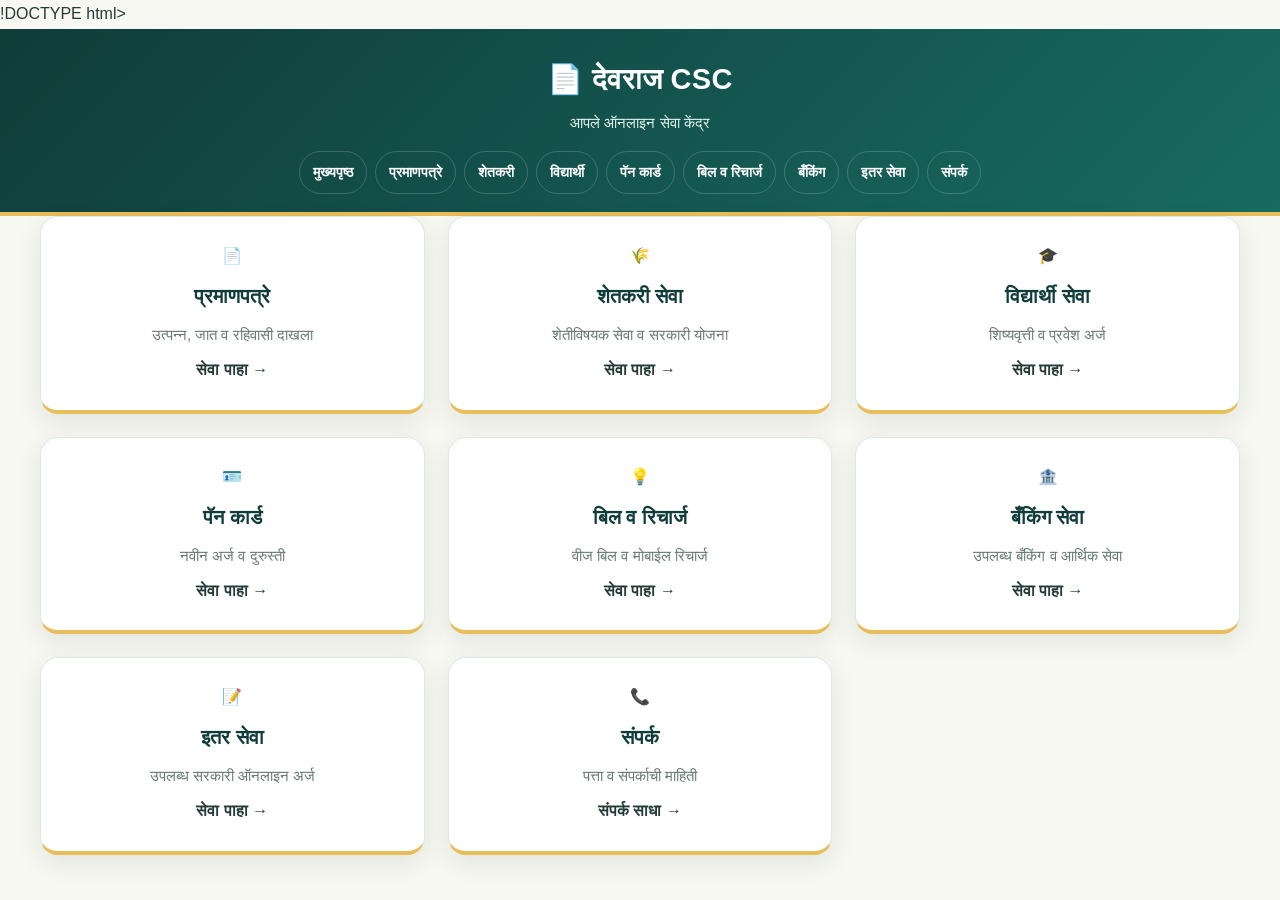
<file: Index.html>
!DOCTYPE html>
<html lang="mr">
<head>
<meta charset="UTF-8">
<meta name="viewport" content="width=device-width, initial-scale=1.0">
<title>प्रमाणपत्र सेवा | देवराज CSC</title>
<link rel="stylesheet" href="Style.css">
</head>

<body>

<header>
    <h2>📄 देवराज CSC</h2>
    <p>आपले ऑनलाइन सेवा केंद्र</p>

    <nav>
        <a href="index.html">मुख्यपृष्ठ</a>
        <a href="certificates.html">प्रमाणपत्रे</a>
        <a href="farmer.html">शेतकरी</a>
        <a href="student.html">विद्यार्थी</a>
        <a href="pancard.html">पॅन कार्ड</a>
        <a href="payments.html">बिल व रिचार्ज</a>
        <a href="banking.html">बँकिंग</a>
        <a href="other-services.html">इतर सेवा</a>
        <a href="contact.html">संपर्क</a>
    </nav>
</header>

<div class="grid">

  <a class="card" href="certificates.html">
    <span>📄</span>
    <h3>प्रमाणपत्रे</h3>
    <p>उत्पन्न, जात व रहिवासी दाखला</p>
    <b>सेवा पाहा →</b>
  </a>

  <a class="card" href="farmer.html">
    <span>🌾</span>
    <h3>शेतकरी सेवा</h3>
    <p>शेतीविषयक सेवा व सरकारी योजना</p>
    <b>सेवा पाहा →</b>
  </a>

  <a class="card" href="student.html">
    <span>🎓</span>
    <h3>विद्यार्थी सेवा</h3>
    <p>शिष्यवृत्ती व प्रवेश अर्ज</p>
    <b>सेवा पाहा →</b>
  </a>

  <a class="card" href="pancard.html">
    <span>🪪</span>
    <h3>पॅन कार्ड</h3>
    <p>नवीन अर्ज व दुरुस्ती</p>
    <b>सेवा पाहा →</b>
  </a>

  <a class="card" href="payments.html">
    <span>💡</span>
    <h3>बिल व रिचार्ज</h3>
    <p>वीज बिल व मोबाईल रिचार्ज</p>
    <b>सेवा पाहा →</b>
  </a>

  <a class="card" href="banking.html">
    <span>🏦</span>
    <h3>बँकिंग सेवा</h3>
    <p>उपलब्ध बँकिंग व आर्थिक सेवा</p>
    <b>सेवा पाहा →</b>
  </a>

  <a class="card" href="other-services.html">
    <span>📝</span>
    <h3>इतर सेवा</h3>
    <p>उपलब्ध सरकारी ऑनलाइन अर्ज</p>
    <b>सेवा पाहा →</b>
  </a>

  <a class="card" href="contact.html">
    <span>📞</span>
    <h3>संपर्क</h3>
    <p>पत्ता व संपर्काची माहिती</p>
    <b>संपर्क साधा →</b>
  </a>

</div>
</file>
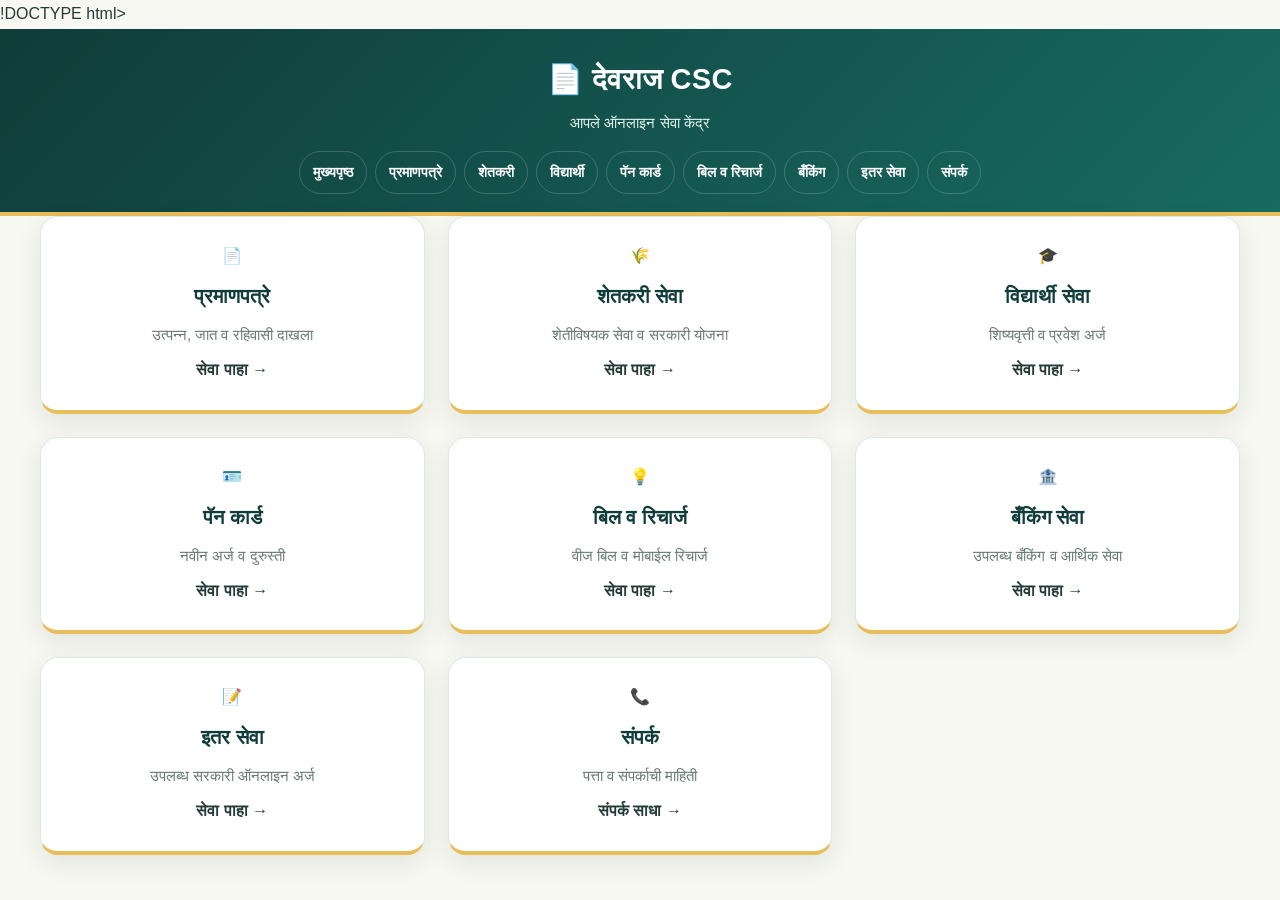
<file: index.html>
!DOCTYPE html>
<html lang="mr">
<head>
<meta charset="UTF-8">
<meta name="viewport" content="width=device-width, initial-scale=1.0">
<title>प्रमाणपत्र सेवा | देवराज CSC</title>
<link rel="stylesheet" href="Style.css">
</head>

<body>

<header>
    <h2>📄 देवराज CSC</h2>
    <p>आपले ऑनलाइन सेवा केंद्र</p>

    <nav>
        <a href="index.html">मुख्यपृष्ठ</a>
        <a href="certificates.html">प्रमाणपत्रे</a>
        <a href="farmer.html">शेतकरी</a>
        <a href="student.html">विद्यार्थी</a>
        <a href="pancard.html">पॅन कार्ड</a>
        <a href="payments.html">बिल व रिचार्ज</a>
        <a href="banking.html">बँकिंग</a>
        <a href="other-services.html">इतर सेवा</a>
        <a href="contact.html">संपर्क</a>
    </nav>
</header>

<div class="grid">

  <a class="card" href="certificates.html">
    <span>📄</span>
    <h3>प्रमाणपत्रे</h3>
    <p>उत्पन्न, जात व रहिवासी दाखला</p>
    <b>सेवा पाहा →</b>
  </a>

  <a class="card" href="farmer.html">
    <span>🌾</span>
    <h3>शेतकरी सेवा</h3>
    <p>शेतीविषयक सेवा व सरकारी योजना</p>
    <b>सेवा पाहा →</b>
  </a>

  <a class="card" href="student.html">
    <span>🎓</span>
    <h3>विद्यार्थी सेवा</h3>
    <p>शिष्यवृत्ती व प्रवेश अर्ज</p>
    <b>सेवा पाहा →</b>
  </a>

  <a class="card" href="pancard.html">
    <span>🪪</span>
    <h3>पॅन कार्ड</h3>
    <p>नवीन अर्ज व दुरुस्ती</p>
    <b>सेवा पाहा →</b>
  </a>

  <a class="card" href="payments.html">
    <span>💡</span>
    <h3>बिल व रिचार्ज</h3>
    <p>वीज बिल व मोबाईल रिचार्ज</p>
    <b>सेवा पाहा →</b>
  </a>

  <a class="card" href="banking.html">
    <span>🏦</span>
    <h3>बँकिंग सेवा</h3>
    <p>उपलब्ध बँकिंग व आर्थिक सेवा</p>
    <b>सेवा पाहा →</b>
  </a>

  <a class="card" href="other-services.html">
    <span>📝</span>
    <h3>इतर सेवा</h3>
    <p>उपलब्ध सरकारी ऑनलाइन अर्ज</p>
    <b>सेवा पाहा →</b>
  </a>

  <a class="card" href="contact.html">
    <span>📞</span>
    <h3>संपर्क</h3>
    <p>पत्ता व संपर्काची माहिती</p>
    <b>संपर्क साधा →</b>
  </a>

</div>
</file>
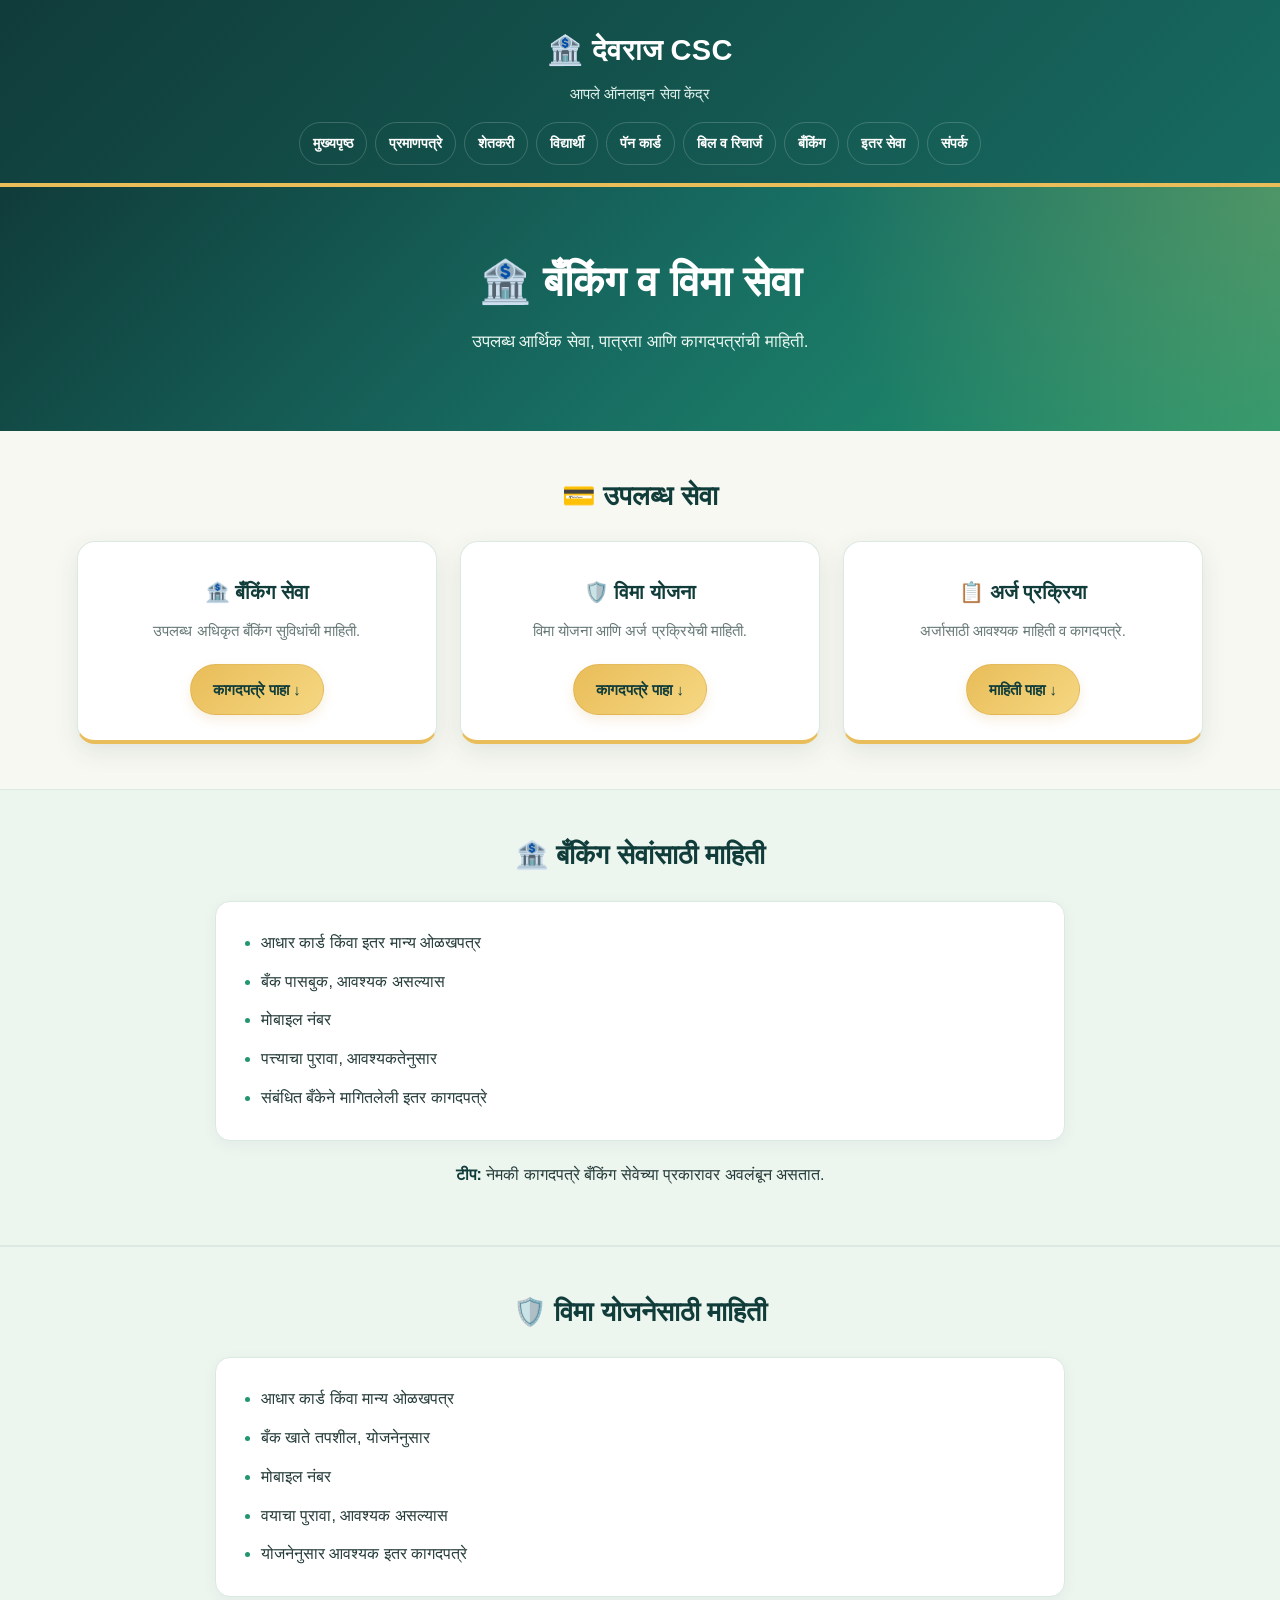
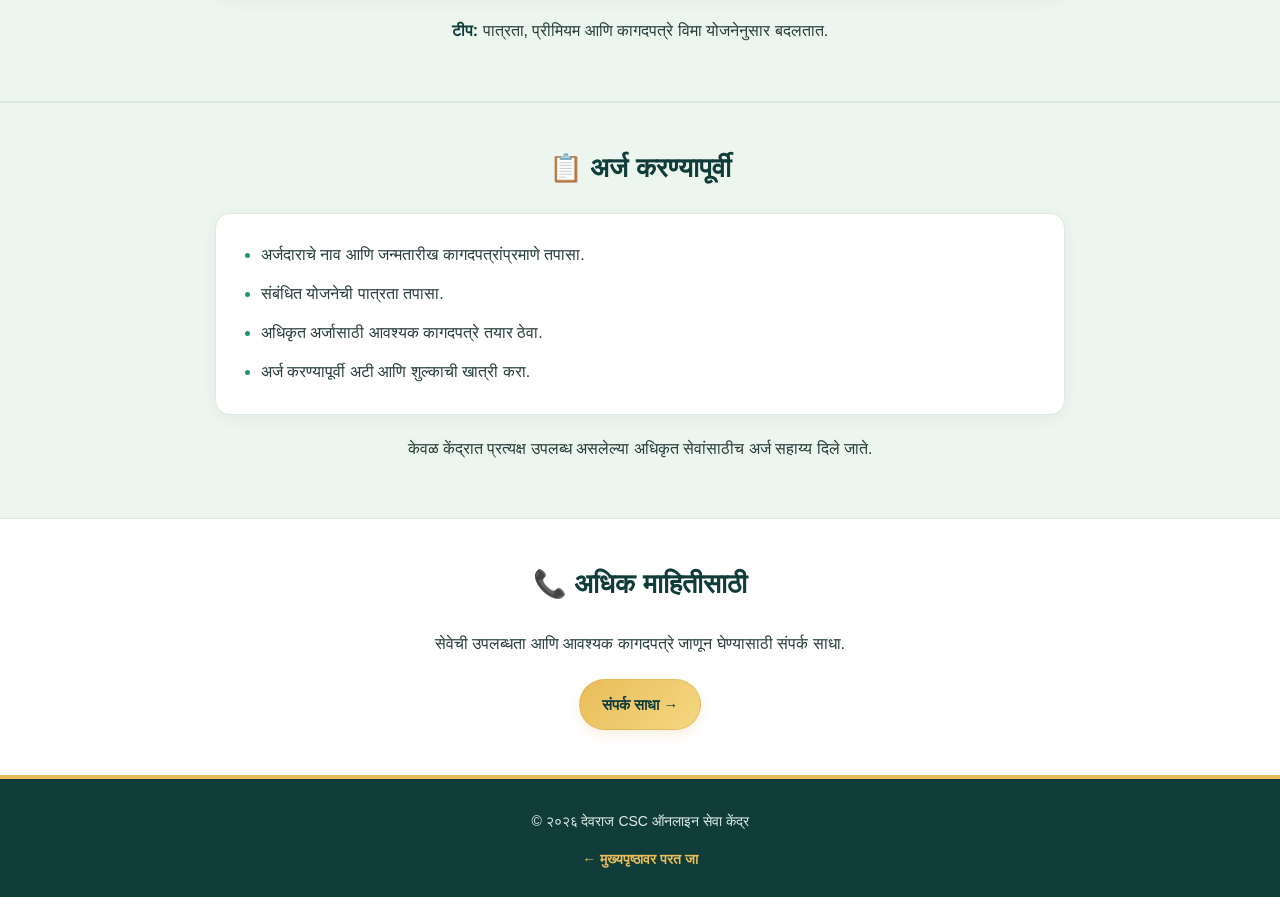
<file: banking.html>
<!DOCTYPE html>
<html lang="mr">
<head>
<meta charset="UTF-8">
<meta name="viewport" content="width=device-width, initial-scale=1.0">
<title>बँकिंग व विमा | देवराज CSC</title>
<link rel="stylesheet" href="Style.css">
</head>
<body>

<header>
    <h2>🏦 देवराज CSC</h2>
    <p>आपले ऑनलाइन सेवा केंद्र</p>

    <nav>
        <a href="index.html">मुख्यपृष्ठ</a>
        <a href="certificates.html">प्रमाणपत्रे</a>
        <a href="farmer.html">शेतकरी</a>
        <a href="student.html">विद्यार्थी</a>
        <a href="pancard.html">पॅन कार्ड</a>
        <a href="payments.html">बिल व रिचार्ज</a>
        <a href="banking.html">बँकिंग</a>
        <a href="other-services.html">इतर सेवा</a>
        <a href="contact.html">संपर्क</a>
    </nav>
</header>

<section class="hero">
    <h1>🏦 बँकिंग व विमा सेवा</h1>
    <p>उपलब्ध आर्थिक सेवा, पात्रता आणि कागदपत्रांची माहिती.</p>
</section>

<section>
    <h2>💳 उपलब्ध सेवा</h2>

    <div class="grid">

        <div class="card">
            <h3>🏦 बँकिंग सेवा</h3>
            <p>उपलब्ध अधिकृत बँकिंग सुविधांची माहिती.</p>
            <a class="btn" href="#bank">कागदपत्रे पाहा ↓</a>
        </div>

        <div class="card">
            <h3>🛡️ विमा योजना</h3>
            <p>विमा योजना आणि अर्ज प्रक्रियेची माहिती.</p>
            <a class="btn" href="#insurance">कागदपत्रे पाहा ↓</a>
        </div>

        <div class="card">
            <h3>📋 अर्ज प्रक्रिया</h3>
            <p>अर्जासाठी आवश्यक माहिती व कागदपत्रे.</p>
            <a class="btn" href="#application">माहिती पाहा ↓</a>
        </div>

    </div>
</section>

<section id="bank" class="about">
    <h2>🏦 बँकिंग सेवांसाठी माहिती</h2>

    <ul>
        <li>आधार कार्ड किंवा इतर मान्य ओळखपत्र</li>
        <li>बँक पासबुक, आवश्यक असल्यास</li>
        <li>मोबाइल नंबर</li>
        <li>पत्त्याचा पुरावा, आवश्यकतेनुसार</li>
        <li>संबंधित बँकेने मागितलेली इतर कागदपत्रे</li>
    </ul>

    <p><strong>टीप:</strong> नेमकी कागदपत्रे बँकिंग सेवेच्या प्रकारावर अवलंबून असतात.</p>
</section>

<section id="insurance" class="about">
    <h2>🛡️ विमा योजनेसाठी माहिती</h2>

    <ul>
        <li>आधार कार्ड किंवा मान्य ओळखपत्र</li>
        <li>बँक खाते तपशील, योजनेनुसार</li>
        <li>मोबाइल नंबर</li>
        <li>वयाचा पुरावा, आवश्यक असल्यास</li>
        <li>योजनेनुसार आवश्यक इतर कागदपत्रे</li>
    </ul>

    <p><strong>टीप:</strong> पात्रता, प्रीमियम आणि कागदपत्रे विमा योजनेनुसार बदलतात.</p>
</section>

<section id="application" class="about">
    <h2>📋 अर्ज करण्यापूर्वी</h2>

    <ul>
        <li>अर्जदाराचे नाव आणि जन्मतारीख कागदपत्रांप्रमाणे तपासा.</li>
        <li>संबंधित योजनेची पात्रता तपासा.</li>
        <li>अधिकृत अर्जासाठी आवश्यक कागदपत्रे तयार ठेवा.</li>
        <li>अर्ज करण्यापूर्वी अटी आणि शुल्काची खात्री करा.</li>
    </ul>

    <p>केवळ केंद्रात प्रत्यक्ष उपलब्ध असलेल्या अधिकृत सेवांसाठीच अर्ज सहाय्य दिले जाते.</p>
</section>

<section class="contact">
    <h2>📞 अधिक माहितीसाठी</h2>
    <p>सेवेची उपलब्धता आणि आवश्यक कागदपत्रे जाणून घेण्यासाठी संपर्क साधा.</p>
    <a class="btn" href="contact.html">संपर्क साधा →</a>
</section>

<footer>
    <p>© २०२६ देवराज CSC ऑनलाइन सेवा केंद्र</p>
    <a href="index.html">← मुख्यपृष्ठावर परत जा</a>
</footer>

</body>
</html>
</file>
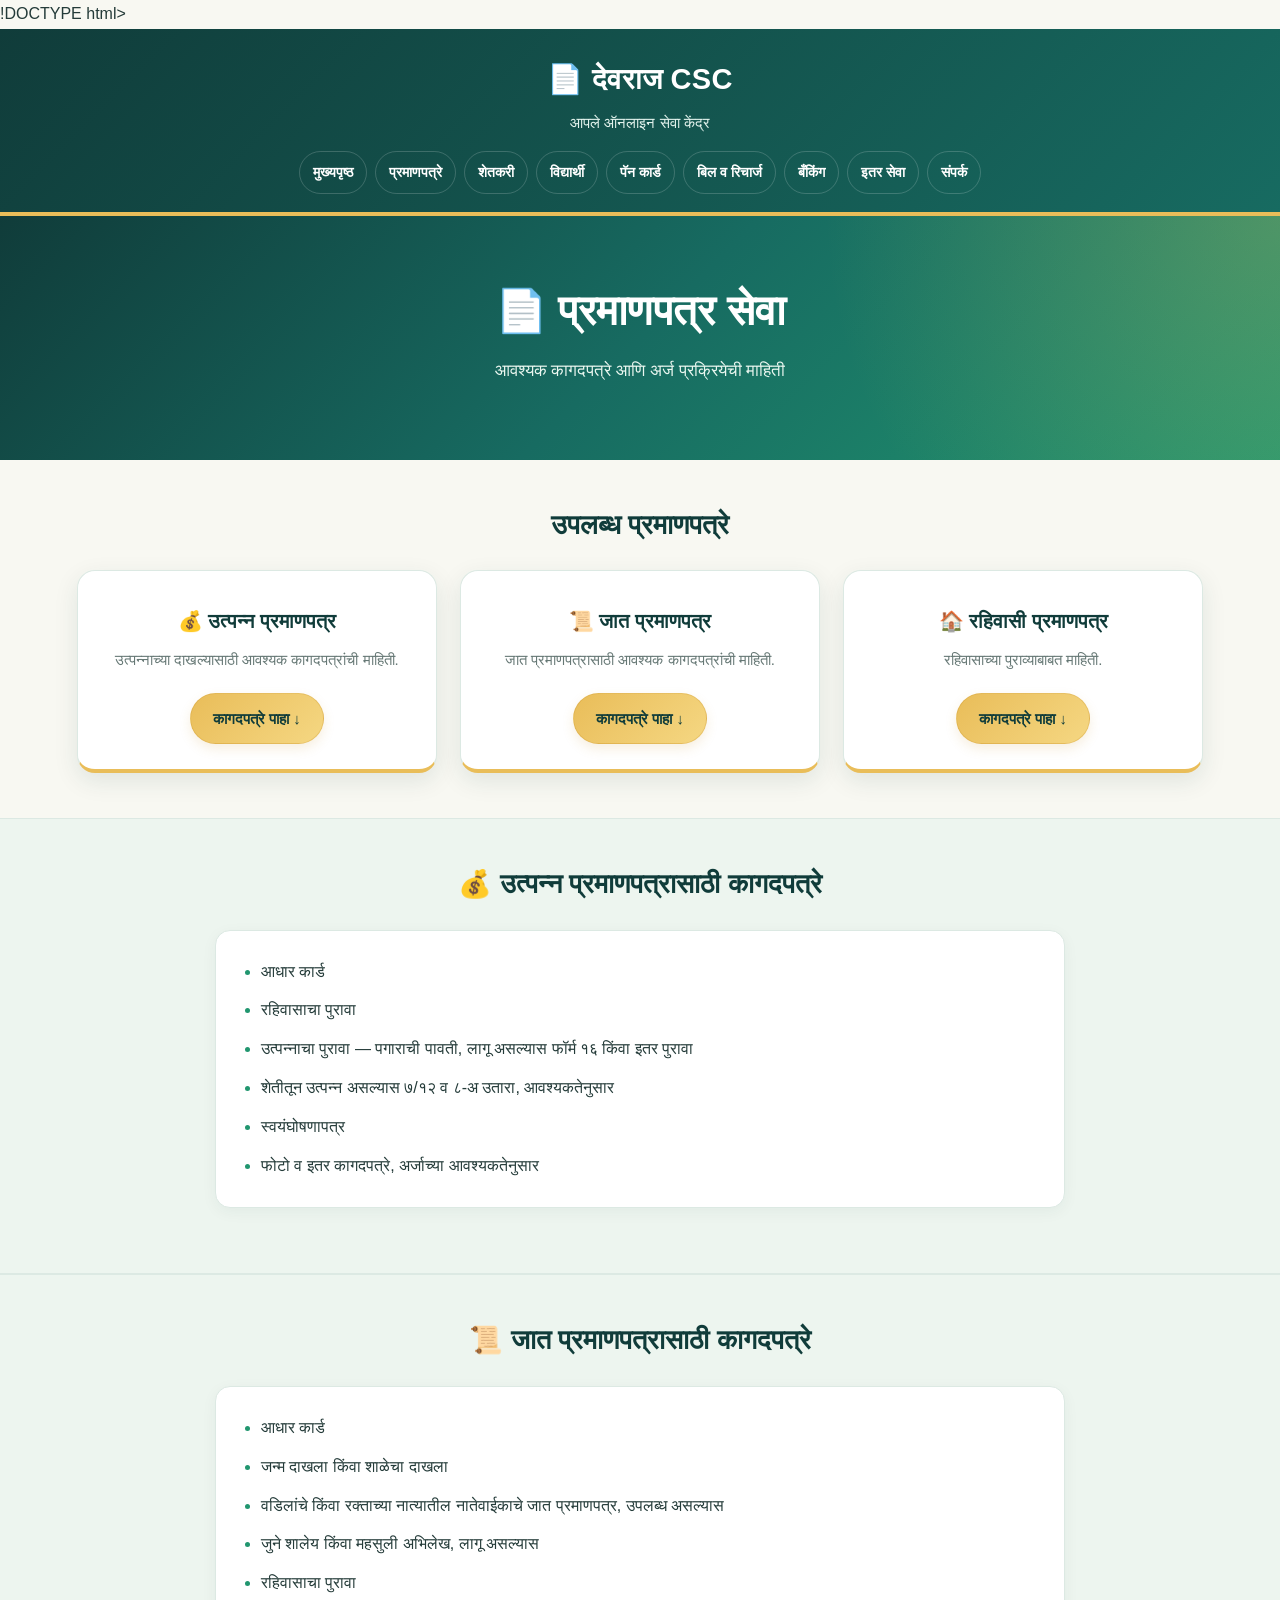
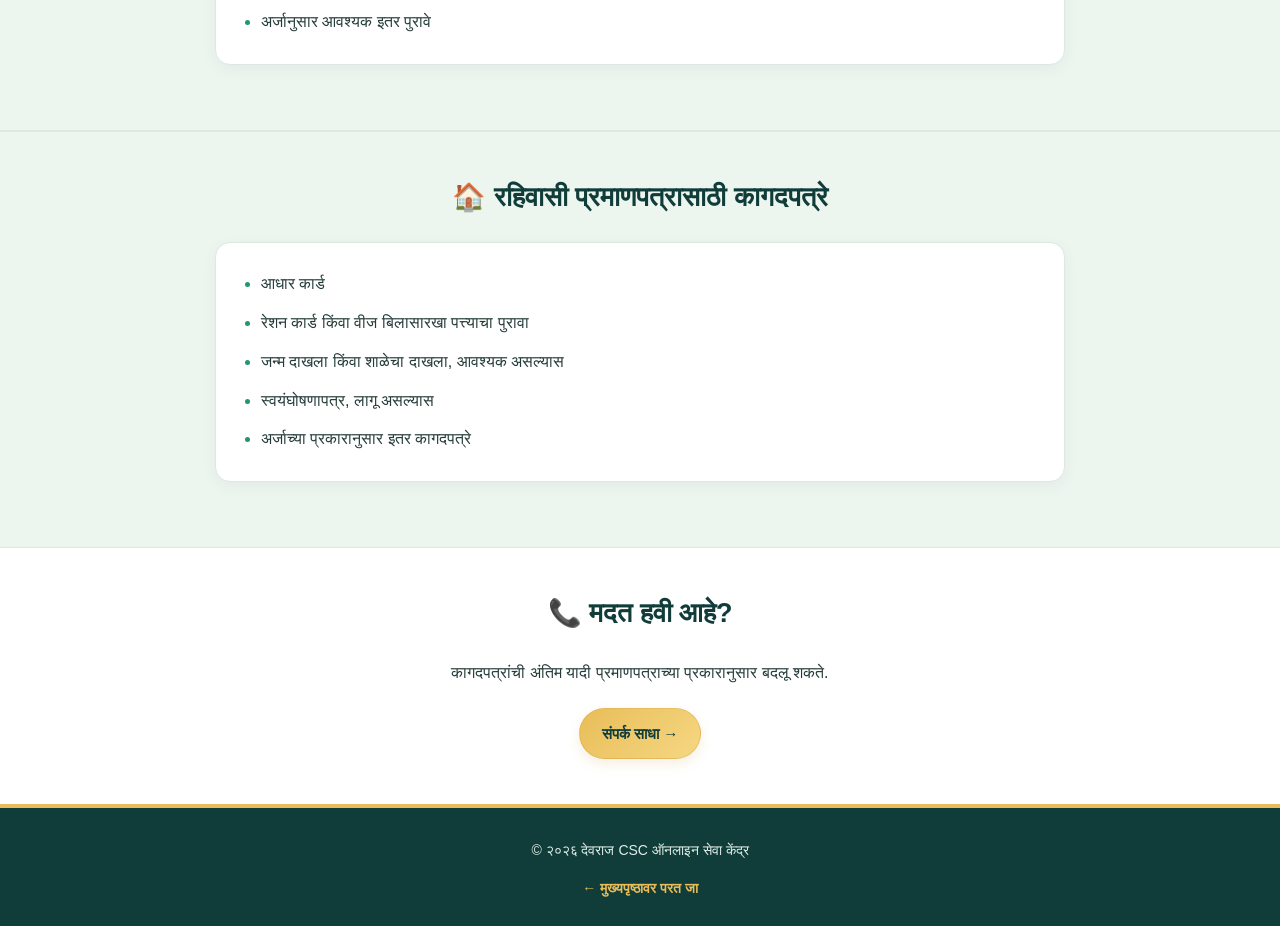
<file: certificates.html>
!DOCTYPE html>
<html lang="mr">
<head>
<meta charset="UTF-8">
<meta name="viewport" content="width=device-width, initial-scale=1.0">
<title>प्रमाणपत्र सेवा | देवराज CSC</title>
<link rel="stylesheet" href="Style.css">
</head>

<body>

<header>
    <h2>📄 देवराज CSC</h2>
    <p>आपले ऑनलाइन सेवा केंद्र</p>

    <nav>
        <a href="index.html">मुख्यपृष्ठ</a>
        <a href="certificates.html">प्रमाणपत्रे</a>
        <a href="farmer.html">शेतकरी</a>
        <a href="student.html">विद्यार्थी</a>
        <a href="pancard.html">पॅन कार्ड</a>
        <a href="payments.html">बिल व रिचार्ज</a>
        <a href="banking.html">बँकिंग</a>
        <a href="other-services.html">इतर सेवा</a>
        <a href="contact.html">संपर्क</a>
    </nav>
</header>

<section class="hero">
    <h1>📄 प्रमाणपत्र सेवा</h1>
    <p>आवश्यक कागदपत्रे आणि अर्ज प्रक्रियेची माहिती</p>
</section>

<section>
    <h2>उपलब्ध प्रमाणपत्रे</h2>

    <div class="grid">

        <div class="card">
            <h3>💰 उत्पन्न प्रमाणपत्र</h3>
            <p>उत्पन्नाच्या दाखल्यासाठी आवश्यक कागदपत्रांची माहिती.</p>
            <a class="btn" href="#income">कागदपत्रे पाहा ↓</a>
        </div>

        <div class="card">
            <h3>📜 जात प्रमाणपत्र</h3>
            <p>जात प्रमाणपत्रासाठी आवश्यक कागदपत्रांची माहिती.</p>
            <a class="btn" href="#caste">कागदपत्रे पाहा ↓</a>
        </div>

        <div class="card">
            <h3>🏠 रहिवासी प्रमाणपत्र</h3>
            <p>रहिवासाच्या पुराव्याबाबत माहिती.</p>
            <a class="btn" href="#residence">कागदपत्रे पाहा ↓</a>
        </div>

    </div>
</section>

<section id="income" class="about">
    <h2>💰 उत्पन्न प्रमाणपत्रासाठी कागदपत्रे</h2>
    <ul>
        <li>आधार कार्ड</li>
        <li>रहिवासाचा पुरावा</li>
        <li>उत्पन्नाचा पुरावा — पगाराची पावती, लागू असल्यास फॉर्म १६ किंवा इतर पुरावा</li>
        <li>शेतीतून उत्पन्न असल्यास ७/१२ व ८-अ उतारा, आवश्यकतेनुसार</li>
        <li>स्वयंघोषणापत्र</li>
        <li>फोटो व इतर कागदपत्रे, अर्जाच्या आवश्यकतेनुसार</li>
    </ul>
</section>

<section id="caste" class="about">
    <h2>📜 जात प्रमाणपत्रासाठी कागदपत्रे</h2>
    <ul>
        <li>आधार कार्ड</li>
        <li>जन्म दाखला किंवा शाळेचा दाखला</li>
        <li>वडिलांचे किंवा रक्ताच्या नात्यातील नातेवाईकाचे जात प्रमाणपत्र, उपलब्ध असल्यास</li>
        <li>जुने शालेय किंवा महसुली अभिलेख, लागू असल्यास</li>
        <li>रहिवासाचा पुरावा</li>
        <li>अर्जानुसार आवश्यक इतर पुरावे</li>
    </ul>
</section>

<section id="residence" class="about">
    <h2>🏠 रहिवासी प्रमाणपत्रासाठी कागदपत्रे</h2>
    <ul>
        <li>आधार कार्ड</li>
        <li>रेशन कार्ड किंवा वीज बिलासारखा पत्त्याचा पुरावा</li>
        <li>जन्म दाखला किंवा शाळेचा दाखला, आवश्यक असल्यास</li>
        <li>स्वयंघोषणापत्र, लागू असल्यास</li>
        <li>अर्जाच्या प्रकारानुसार इतर कागदपत्रे</li>
    </ul>
</section>

<section class="contact">
    <h2>📞 मदत हवी आहे?</h2>
    <p>कागदपत्रांची अंतिम यादी प्रमाणपत्राच्या प्रकारानुसार बदलू शकते.</p>
    <a class="btn" href="contact.html">संपर्क साधा →</a>
</section>

<footer>
    <p>© २०२६ देवराज CSC ऑनलाइन सेवा केंद्र</p>
    <a href="index.html">← मुख्यपृष्ठावर परत जा</a>
</footer>

</body>
</html>
</file>
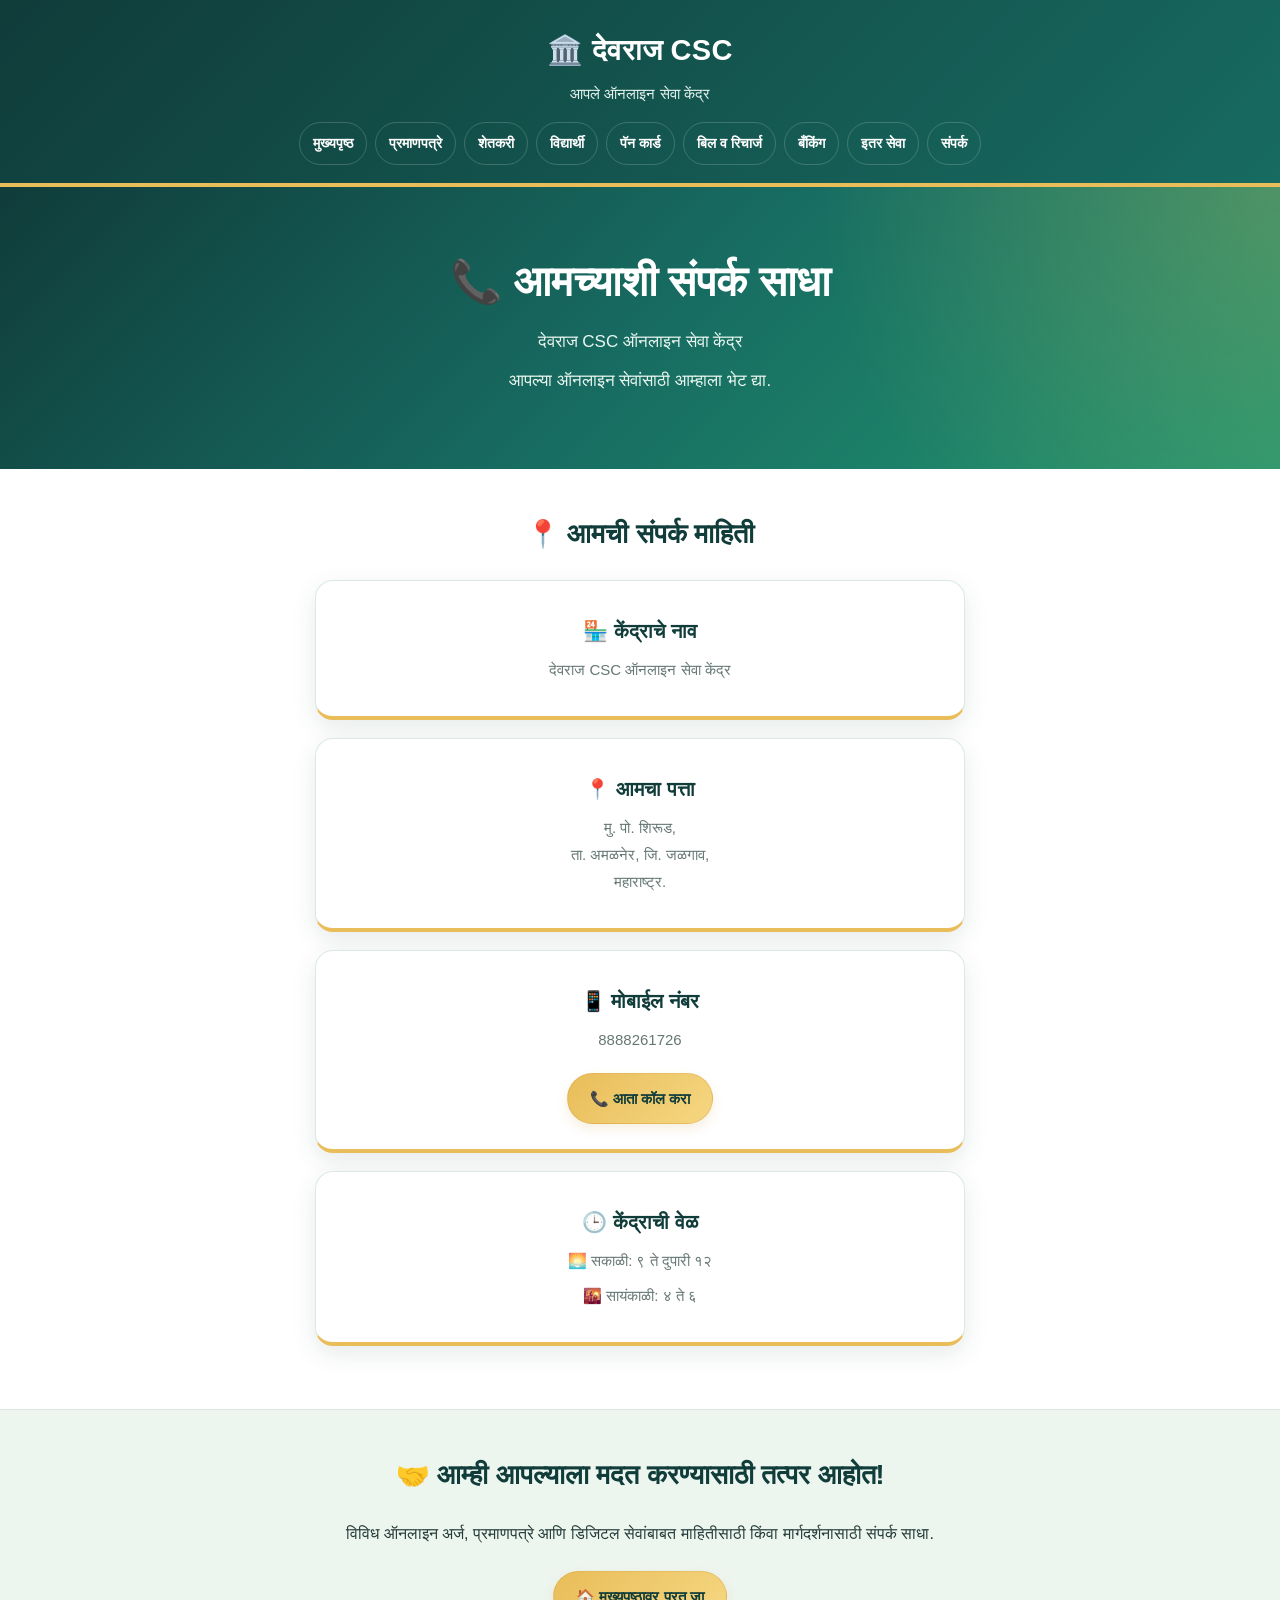
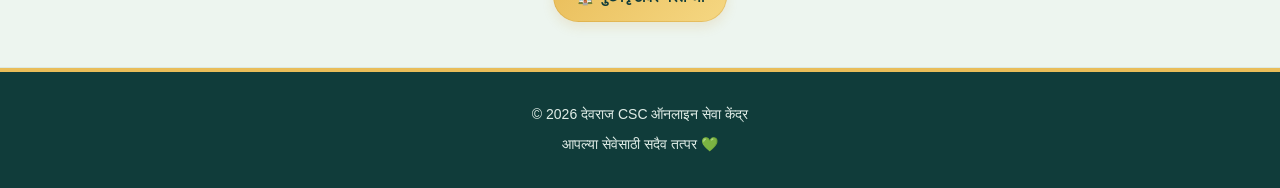
<file: contact.html>
<!DOCTYPE html>
<html lang="mr">
<head>
<meta charset="UTF-8">
<meta name="viewport" content="width=device-width, initial-scale=1.0">
<title>संपर्क | देवराज CSC</title>
<link rel="stylesheet" href="Style.css">
</head>

<body>

<header>
  <h2>🏛️ देवराज CSC</h2>
  <p>आपले ऑनलाइन सेवा केंद्र</p>

  <nav>
    <a href="index.html">मुख्यपृष्ठ</a>
    <a href="certificates.html">प्रमाणपत्रे</a>
    <a href="farmer.html">शेतकरी</a>
    <a href="student.html">विद्यार्थी</a>
    <a href="pancard.html">पॅन कार्ड</a>
    <a href="payments.html">बिल व रिचार्ज</a>
    <a href="banking.html">बँकिंग</a>
    <a href="other-services.html">इतर सेवा</a>
    <a href="contact.html">संपर्क</a>
  </nav>
</header>

<section class="hero">
  <h1>📞 आमच्याशी संपर्क साधा</h1>
  <p>देवराज CSC ऑनलाइन सेवा केंद्र</p>
  <p>आपल्या ऑनलाइन सेवांसाठी आम्हाला भेट द्या.</p>
</section>

<section class="contact">
  <h2>📍 आमची संपर्क माहिती</h2>

  <div class="card">
    <h3>🏪 केंद्राचे नाव</h3>
    <p>देवराज CSC ऑनलाइन सेवा केंद्र</p>
  </div>

  <div class="card">
    <h3>📍 आमचा पत्ता</h3>
    <p>
      मु. पो. शिरूड,<br>
      ता. अमळनेर, जि. जळगाव,<br>
      महाराष्ट्र.
    </p>
  </div>

  <div class="card">
    <h3>📱 मोबाईल नंबर</h3>
    <p>8888261726</p>
    <a class="btn" href="tel:8888261726">📞 आता कॉल करा</a>
  </div>

  <div class="card">
    <h3>🕒 केंद्राची वेळ</h3>
    <p>🌅 सकाळी: ९ ते दुपारी १२</p>
    <p>🌇 सायंकाळी: ४ ते ६</p>
  </div>
</section>

<section class="about">
  <h2>🤝 आम्ही आपल्याला मदत करण्यासाठी तत्पर आहोत!</h2>
  <p>
    विविध ऑनलाइन अर्ज, प्रमाणपत्रे आणि डिजिटल सेवांबाबत
    माहितीसाठी किंवा मार्गदर्शनासाठी संपर्क साधा.
  </p>
  <a class="btn" href="index.html">🏠 मुख्यपृष्ठावर परत जा</a>
</section>

<footer>
  <p>© 2026 देवराज CSC ऑनलाइन सेवा केंद्र</p>
  <p>आपल्या सेवेसाठी सदैव तत्पर 💚</p>
</footer>

</body>
</html>
</file>
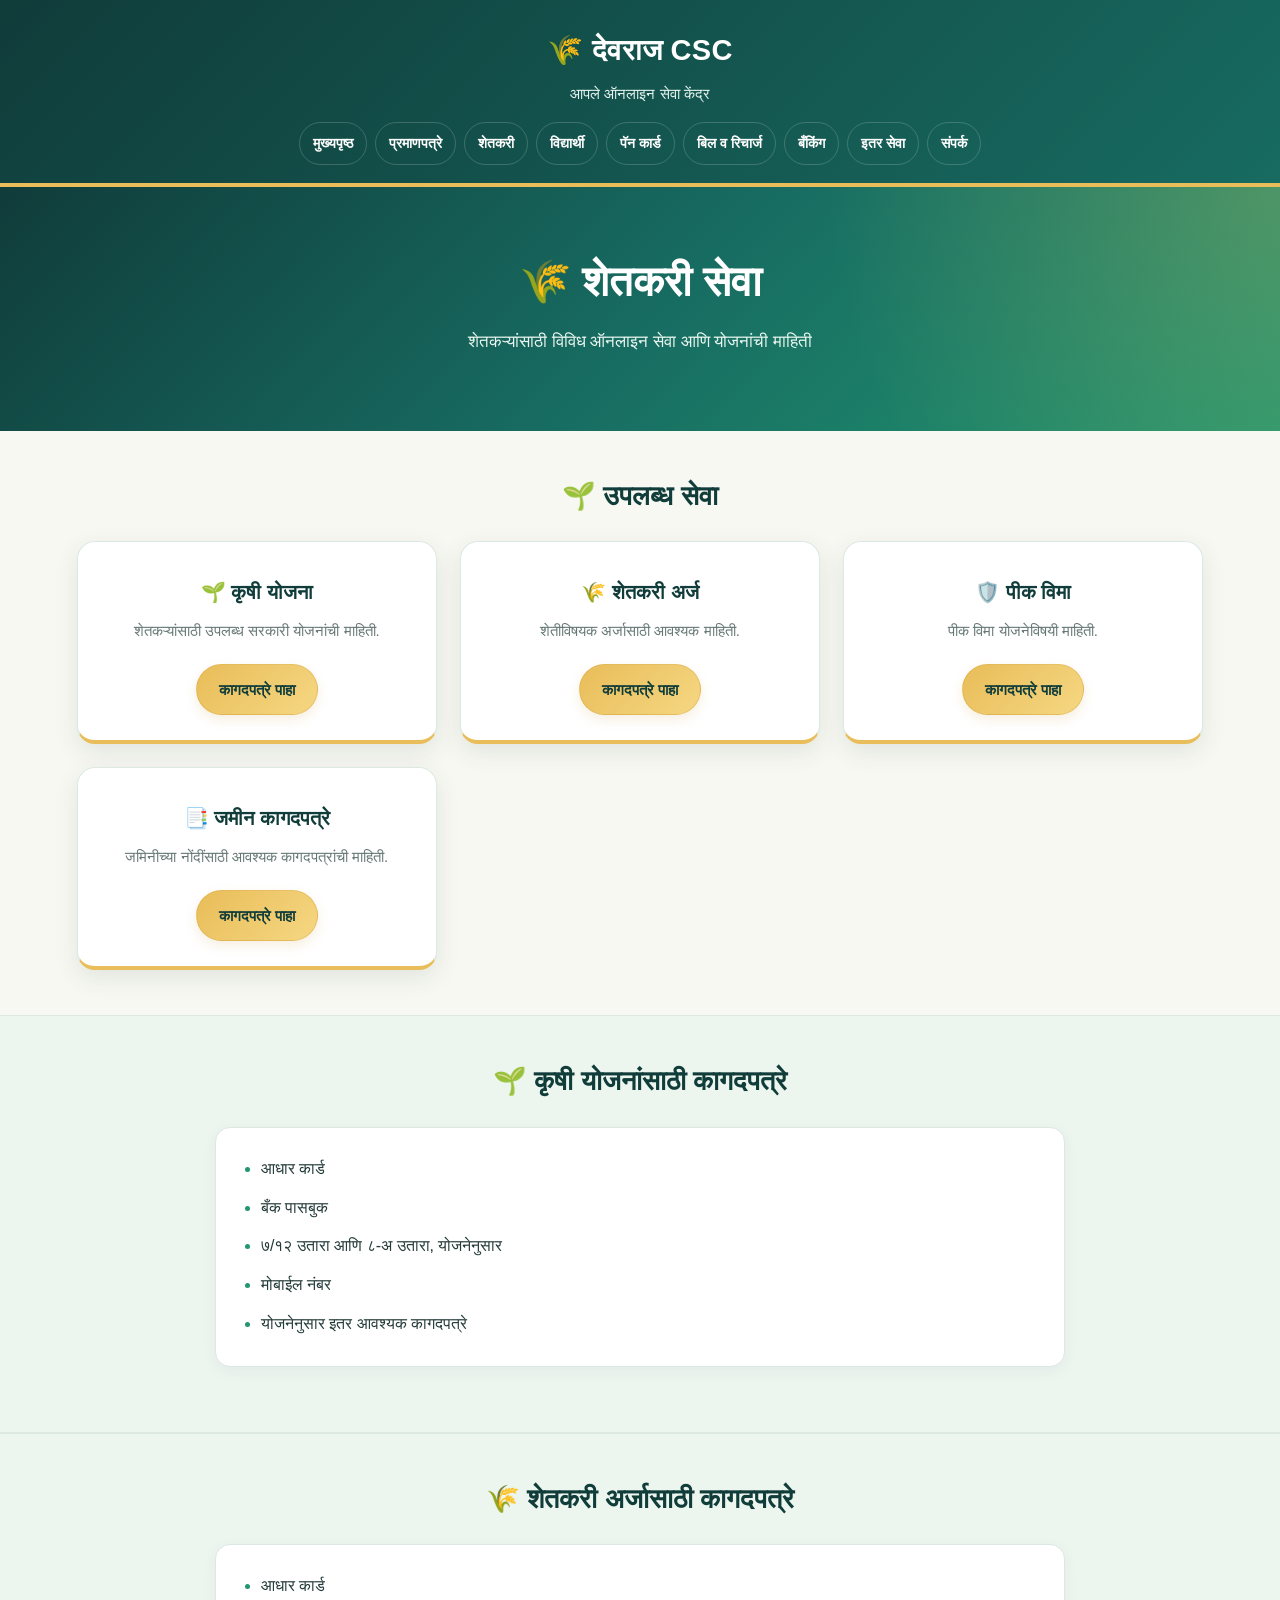
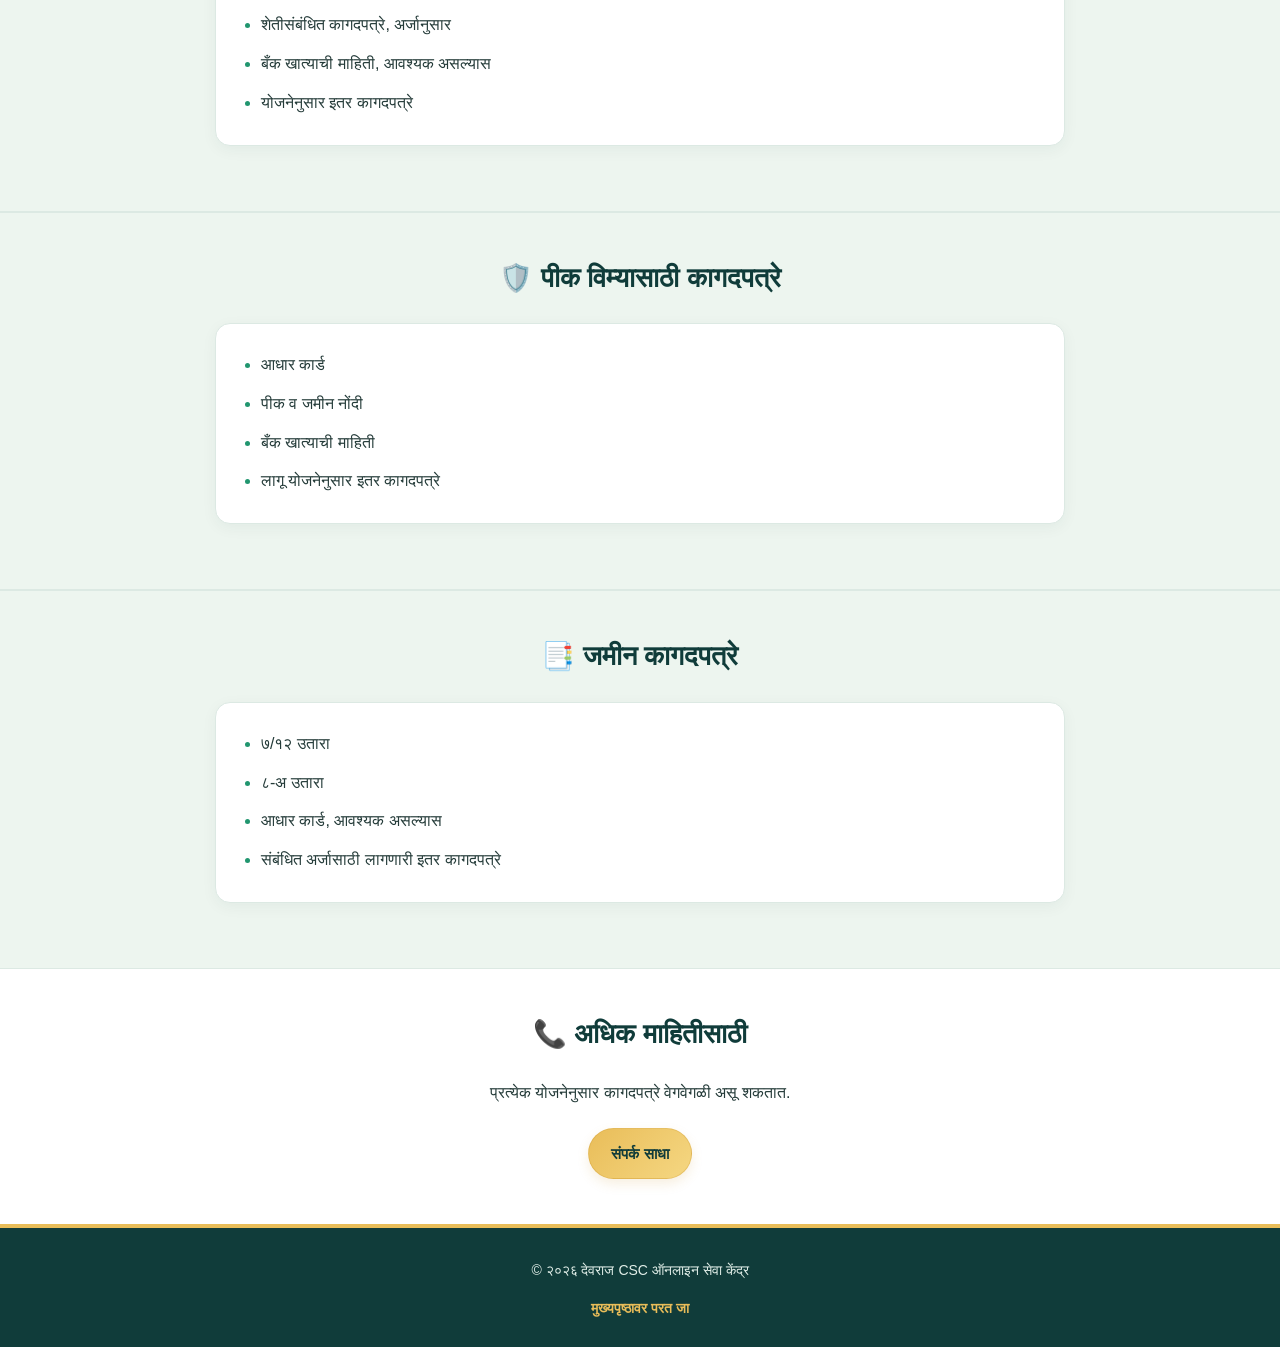
<file: farmer.html>
<!DOCTYPE html>
<html lang="mr">
<head>
<meta charset="UTF-8">
<meta name="viewport" content="width=device-width, initial-scale=1.0">
<title>शेतकरी सेवा | देवराज CSC</title>
<link rel="stylesheet" href="Style.css">
</head>

<body>

<header>
    <h2>🌾 देवराज CSC</h2>
    <p>आपले ऑनलाइन सेवा केंद्र</p>

    <nav>
        <a href="index.html">मुख्यपृष्ठ</a>
        <a href="certificates.html">प्रमाणपत्रे</a>
        <a href="farmer.html">शेतकरी</a>
        <a href="student.html">विद्यार्थी</a>
        <a href="pancard.html">पॅन कार्ड</a>
        <a href="payments.html">बिल व रिचार्ज</a>
        <a href="banking.html">बँकिंग</a>
        <a href="other-services.html">इतर सेवा</a>
        <a href="contact.html">संपर्क</a>
    </nav>
</header>

<section class="hero">
    <h1>🌾 शेतकरी सेवा</h1>
    <p>शेतकऱ्यांसाठी विविध ऑनलाइन सेवा आणि योजनांची माहिती</p>
</section>

<section>
    <h2>🌱 उपलब्ध सेवा</h2>

    <div class="grid">

        <div class="card">
            <h3>🌱 कृषी योजना</h3>
            <p>शेतकऱ्यांसाठी उपलब्ध सरकारी योजनांची माहिती.</p>
            <a class="btn" href="#krushi">कागदपत्रे पाहा</a>
        </div>

        <div class="card">
            <h3>🌾 शेतकरी अर्ज</h3>
            <p>शेतीविषयक अर्जासाठी आवश्यक माहिती.</p>
            <a class="btn" href="#arj">कागदपत्रे पाहा</a>
        </div>

        <div class="card">
            <h3>🛡️ पीक विमा</h3>
            <p>पीक विमा योजनेविषयी माहिती.</p>
            <a class="btn" href="#vima">कागदपत्रे पाहा</a>
        </div>

        <div class="card">
            <h3>📑 जमीन कागदपत्रे</h3>
            <p>जमिनीच्या नोंदींसाठी आवश्यक कागदपत्रांची माहिती.</p>
            <a class="btn" href="#jamin">कागदपत्रे पाहा</a>
        </div>

    </div>
</section>

<section id="krushi" class="about">
    <h2>🌱 कृषी योजनांसाठी कागदपत्रे</h2>
    <ul>
        <li>आधार कार्ड</li>
        <li>बँक पासबुक</li>
        <li>७/१२ उतारा आणि ८-अ उतारा, योजनेनुसार</li>
        <li>मोबाईल नंबर</li>
        <li>योजनेनुसार इतर आवश्यक कागदपत्रे</li>
    </ul>
</section>

<section id="arj" class="about">
    <h2>🌾 शेतकरी अर्जासाठी कागदपत्रे</h2>
    <ul>
        <li>आधार कार्ड</li>
        <li>शेतीसंबंधित कागदपत्रे, अर्जानुसार</li>
        <li>बँक खात्याची माहिती, आवश्यक असल्यास</li>
        <li>योजनेनुसार इतर कागदपत्रे</li>
    </ul>
</section>

<section id="vima" class="about">
    <h2>🛡️ पीक विम्यासाठी कागदपत्रे</h2>
    <ul>
        <li>आधार कार्ड</li>
        <li>पीक व जमीन नोंदी</li>
        <li>बँक खात्याची माहिती</li>
        <li>लागू योजनेनुसार इतर कागदपत्रे</li>
    </ul>
</section>

<section id="jamin" class="about">
    <h2>📑 जमीन कागदपत्रे</h2>
    <ul>
        <li>७/१२ उतारा</li>
        <li>८-अ उतारा</li>
        <li>आधार कार्ड, आवश्यक असल्यास</li>
        <li>संबंधित अर्जासाठी लागणारी इतर कागदपत्रे</li>
    </ul>
</section>

<section class="contact">
    <h2>📞 अधिक माहितीसाठी</h2>
    <p>प्रत्येक योजनेनुसार कागदपत्रे वेगवेगळी असू शकतात.</p>
    <a class="btn" href="contact.html">संपर्क साधा</a>
</section>

<footer>
    <p>© २०२६ देवराज CSC ऑनलाइन सेवा केंद्र</p>
    <a href="index.html">मुख्यपृष्ठावर परत जा</a>
</footer>

</body>
</html>
</file>
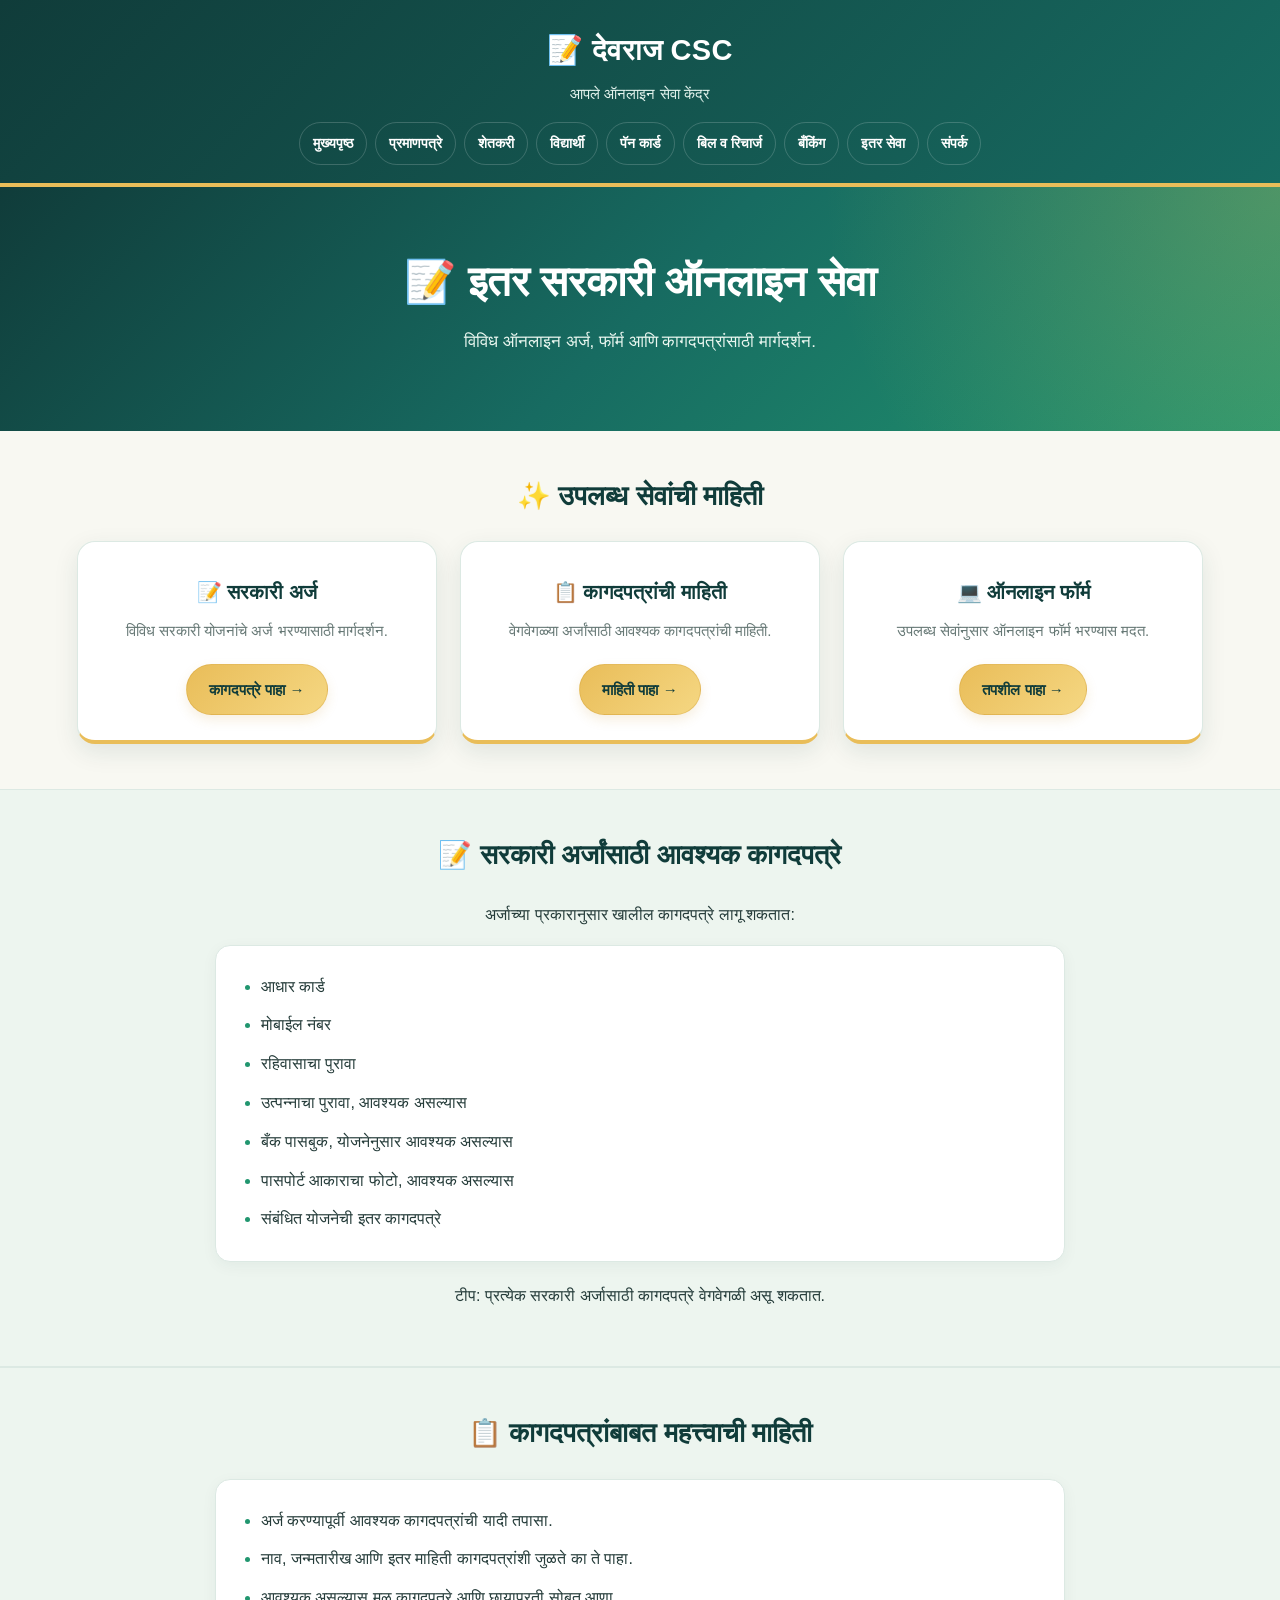
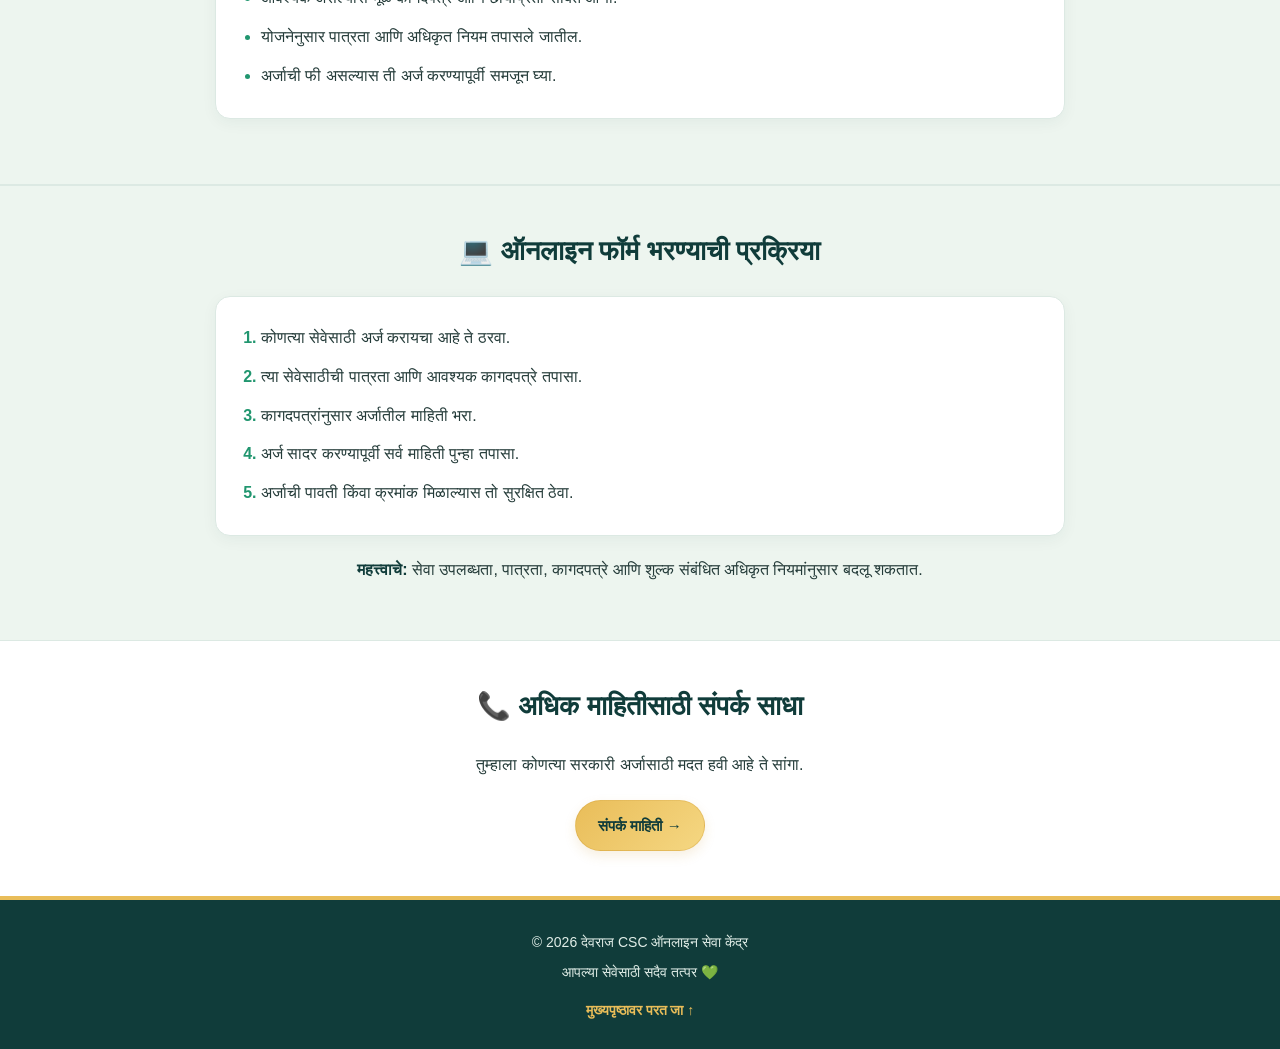
<file: other-services.html>
<!DOCTYPE html>
<html lang="mr">
<head>
<meta charset="UTF-8">
<meta name="viewport" content="width=device-width, initial-scale=1.0">
<title>इतर सरकारी सेवा | देवराज CSC</title>
<link rel="stylesheet" href="Style.css">
</head>

<body>

<header>
  <h2>📝 देवराज CSC</h2>
  <p>आपले ऑनलाइन सेवा केंद्र</p>

  <nav>
    <a href="index.html">मुख्यपृष्ठ</a>
    <a href="certificates.html">प्रमाणपत्रे</a>
    <a href="farmer.html">शेतकरी</a>
    <a href="student.html">विद्यार्थी</a>
    <a href="pancard.html">पॅन कार्ड</a>
    <a href="payments.html">बिल व रिचार्ज</a>
    <a href="banking.html">बँकिंग</a>
    <a href="other-services.html">इतर सेवा</a>
    <a href="contact.html">संपर्क</a>
  </nav>
</header>

<section class="hero">
  <h1>📝 इतर सरकारी ऑनलाइन सेवा</h1>
  <p>विविध ऑनलाइन अर्ज, फॉर्म आणि कागदपत्रांसाठी मार्गदर्शन.</p>
</section>

<section>
  <h2>✨ उपलब्ध सेवांची माहिती</h2>

  <div class="grid">

    <div class="card">
      <h3>📝 सरकारी अर्ज</h3>
      <p>विविध सरकारी योजनांचे अर्ज भरण्यासाठी मार्गदर्शन.</p>
      <a class="btn" href="#government">कागदपत्रे पाहा →</a>
    </div>

    <div class="card">
      <h3>📋 कागदपत्रांची माहिती</h3>
      <p>वेगवेगळ्या अर्जांसाठी आवश्यक कागदपत्रांची माहिती.</p>
      <a class="btn" href="#documents">माहिती पाहा →</a>
    </div>

    <div class="card">
      <h3>💻 ऑनलाइन फॉर्म</h3>
      <p>उपलब्ध सेवांनुसार ऑनलाइन फॉर्म भरण्यास मदत.</p>
      <a class="btn" href="#online">तपशील पाहा →</a>
    </div>

  </div>
</section>

<section id="government" class="about">
  <h2>📝 सरकारी अर्जांसाठी आवश्यक कागदपत्रे</h2>
  <p>अर्जाच्या प्रकारानुसार खालील कागदपत्रे लागू शकतात:</p>

  <ul>
    <li>आधार कार्ड</li>
    <li>मोबाईल नंबर</li>
    <li>रहिवासाचा पुरावा</li>
    <li>उत्पन्नाचा पुरावा, आवश्यक असल्यास</li>
    <li>बँक पासबुक, योजनेनुसार आवश्यक असल्यास</li>
    <li>पासपोर्ट आकाराचा फोटो, आवश्यक असल्यास</li>
    <li>संबंधित योजनेची इतर कागदपत्रे</li>
  </ul>

  <p>टीप: प्रत्येक सरकारी अर्जासाठी कागदपत्रे वेगवेगळी असू शकतात.</p>
</section>

<section id="documents" class="about">
  <h2>📋 कागदपत्रांबाबत महत्त्वाची माहिती</h2>

  <ul>
    <li>अर्ज करण्यापूर्वी आवश्यक कागदपत्रांची यादी तपासा.</li>
    <li>नाव, जन्मतारीख आणि इतर माहिती कागदपत्रांशी जुळते का ते पाहा.</li>
    <li>आवश्यक असल्यास मूळ कागदपत्रे आणि छायाप्रती सोबत आणा.</li>
    <li>योजनेनुसार पात्रता आणि अधिकृत नियम तपासले जातील.</li>
    <li>अर्जाची फी असल्यास ती अर्ज करण्यापूर्वी समजून घ्या.</li>
  </ul>
</section>

<section id="online" class="about">
  <h2>💻 ऑनलाइन फॉर्म भरण्याची प्रक्रिया</h2>

  <ol>
    <li>कोणत्या सेवेसाठी अर्ज करायचा आहे ते ठरवा.</li>
    <li>त्या सेवेसाठीची पात्रता आणि आवश्यक कागदपत्रे तपासा.</li>
    <li>कागदपत्रांनुसार अर्जातील माहिती भरा.</li>
    <li>अर्ज सादर करण्यापूर्वी सर्व माहिती पुन्हा तपासा.</li>
    <li>अर्जाची पावती किंवा क्रमांक मिळाल्यास तो सुरक्षित ठेवा.</li>
  </ol>

  <p><strong>महत्त्वाचे:</strong> सेवा उपलब्धता, पात्रता, कागदपत्रे आणि शुल्क संबंधित अधिकृत नियमांनुसार बदलू शकतात.</p>
</section>

<section class="contact">
  <h2>📞 अधिक माहितीसाठी संपर्क साधा</h2>
  <p>तुम्हाला कोणत्या सरकारी अर्जासाठी मदत हवी आहे ते सांगा.</p>
  <a class="btn" href="contact.html">संपर्क माहिती →</a>
</section>

<footer>
  <p>© 2026 देवराज CSC ऑनलाइन सेवा केंद्र</p>
  <p>आपल्या सेवेसाठी सदैव तत्पर 💚</p>
  <a href="index.html">मुख्यपृष्ठावर परत जा ↑</a>
</footer>

</body>
</html>
</file>
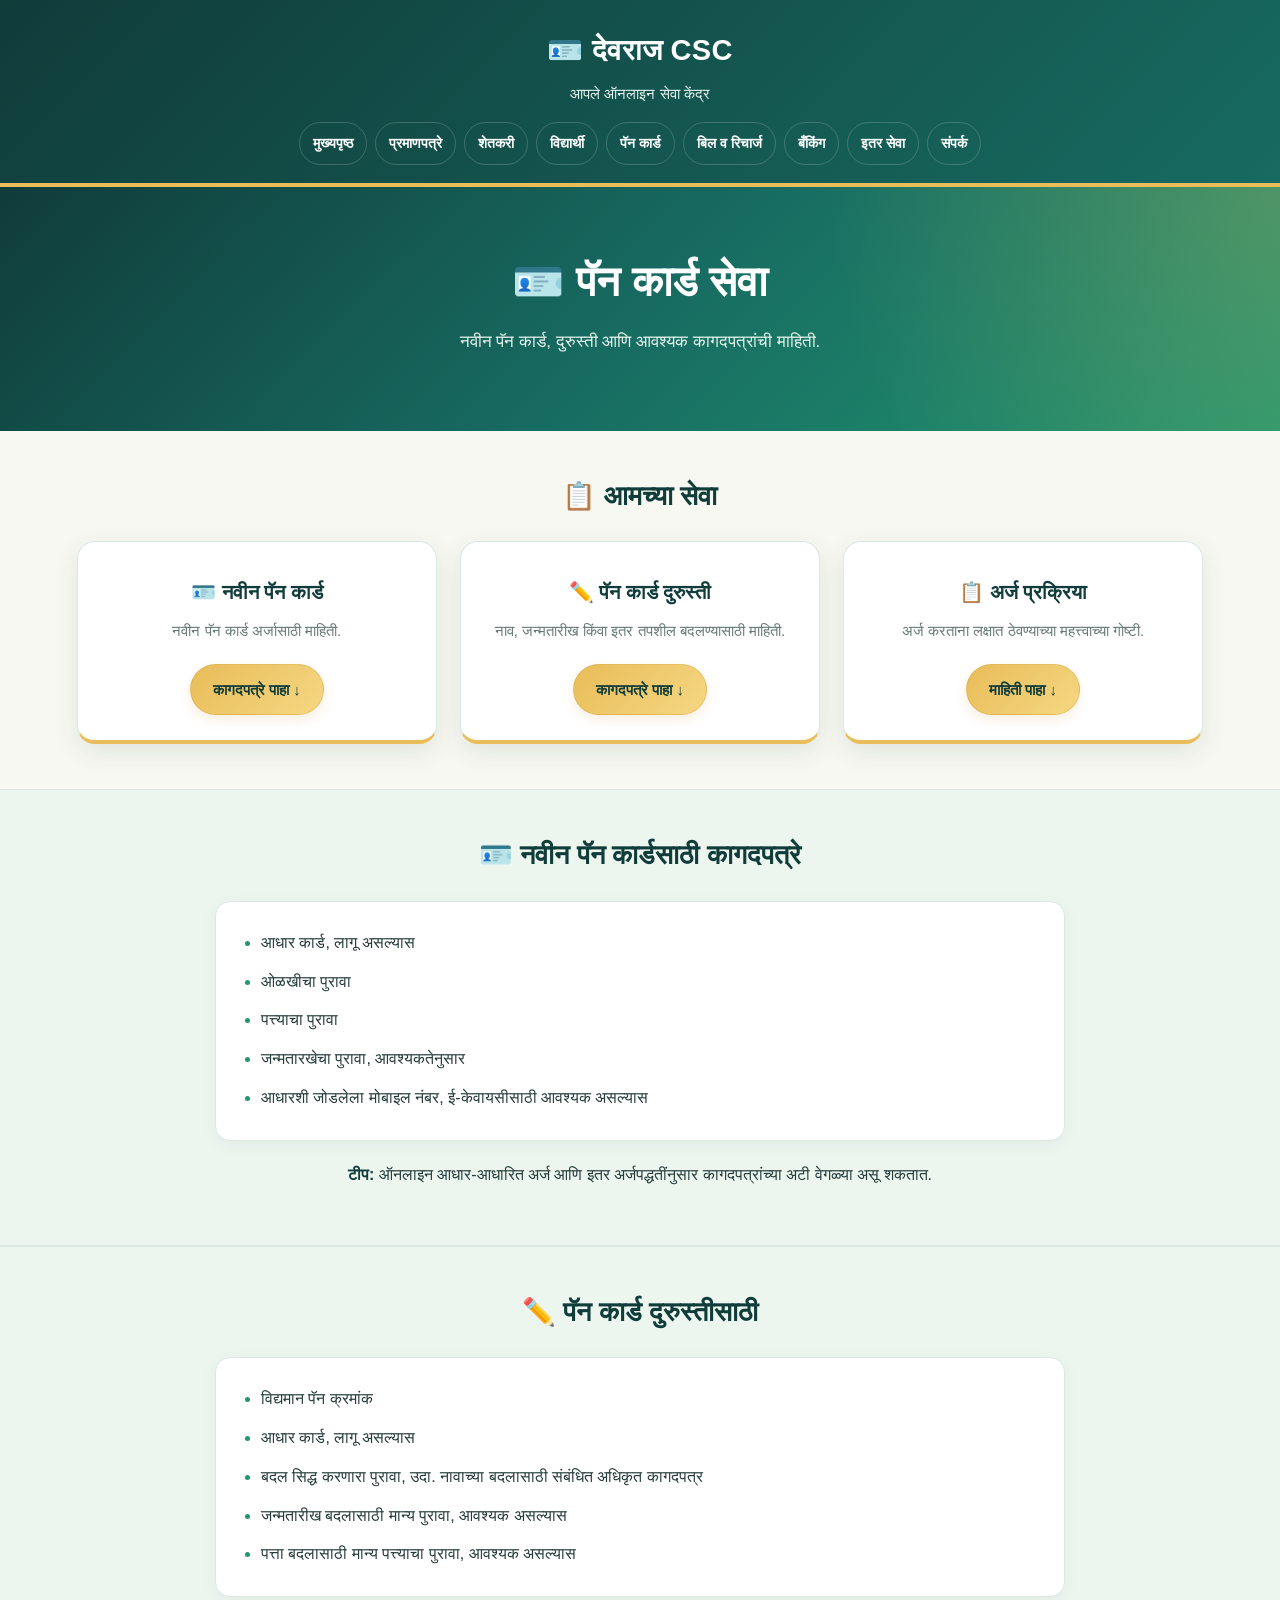
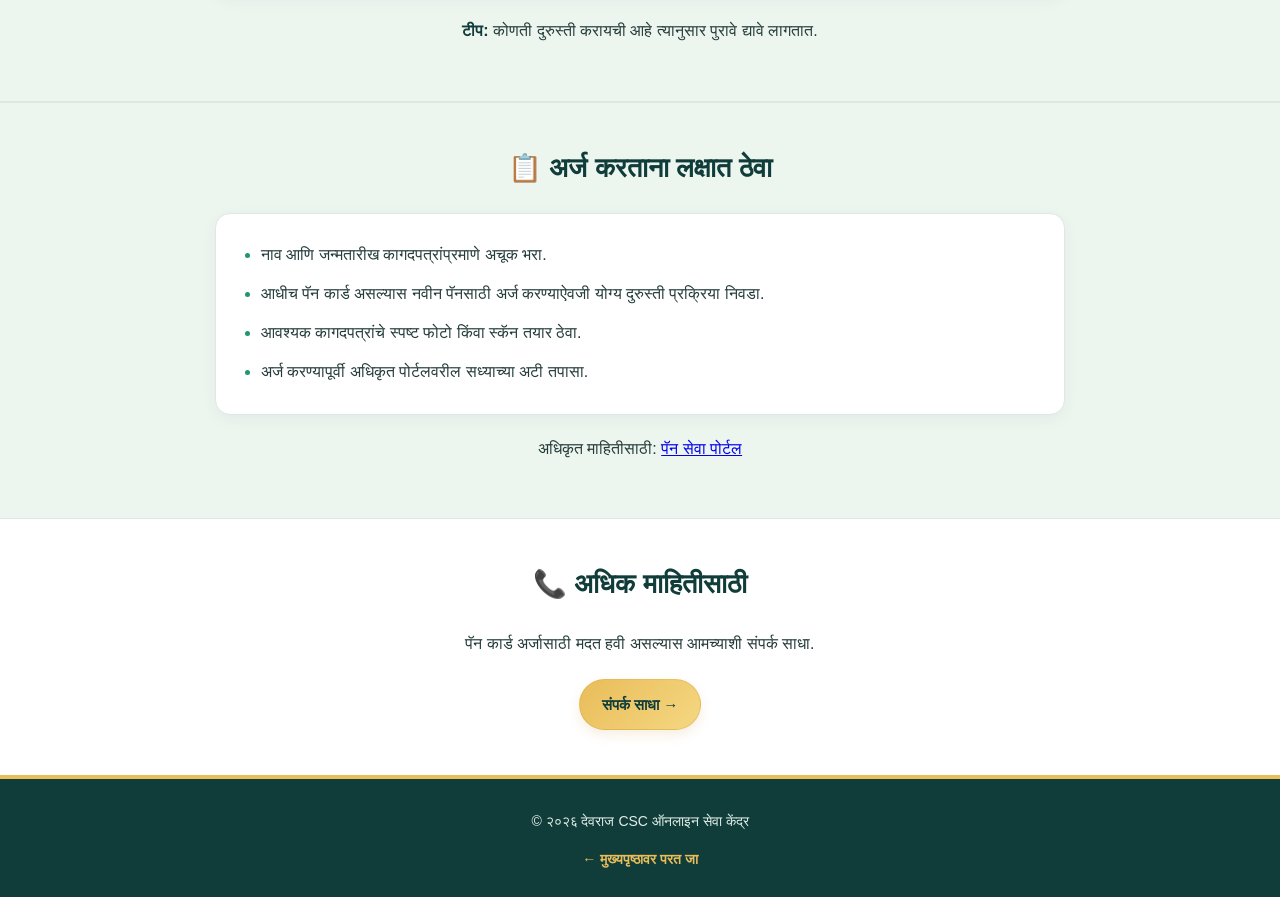
<file: pancard.html>
<!DOCTYPE html>
<html lang="mr">
<head>
<meta charset="UTF-8">
<meta name="viewport" content="width=device-width, initial-scale=1.0">
<title>पॅन कार्ड सेवा | देवराज CSC</title>
<link rel="stylesheet" href="Style.css">
</head>
<body>

<header>
    <h2>🪪 देवराज CSC</h2>
    <p>आपले ऑनलाइन सेवा केंद्र</p>

    <nav>
        <a href="index.html">मुख्यपृष्ठ</a>
        <a href="certificates.html">प्रमाणपत्रे</a>
        <a href="farmer.html">शेतकरी</a>
        <a href="student.html">विद्यार्थी</a>
        <a href="pancard.html">पॅन कार्ड</a>
        <a href="payments.html">बिल व रिचार्ज</a>
        <a href="banking.html">बँकिंग</a>
        <a href="other-services.html">इतर सेवा</a>
        <a href="contact.html">संपर्क</a>
    </nav>
</header>

<section class="hero">
    <h1>🪪 पॅन कार्ड सेवा</h1>
    <p>नवीन पॅन कार्ड, दुरुस्ती आणि आवश्यक कागदपत्रांची माहिती.</p>
</section>

<section>
    <h2>📋 आमच्या सेवा</h2>

    <div class="grid">

        <div class="card">
            <h3>🪪 नवीन पॅन कार्ड</h3>
            <p>नवीन पॅन कार्ड अर्जासाठी माहिती.</p>
            <a class="btn" href="#newpan">कागदपत्रे पाहा ↓</a>
        </div>

        <div class="card">
            <h3>✏️ पॅन कार्ड दुरुस्ती</h3>
            <p>नाव, जन्मतारीख किंवा इतर तपशील बदलण्यासाठी माहिती.</p>
            <a class="btn" href="#correction">कागदपत्रे पाहा ↓</a>
        </div>

        <div class="card">
            <h3>📋 अर्ज प्रक्रिया</h3>
            <p>अर्ज करताना लक्षात ठेवण्याच्या महत्त्वाच्या गोष्टी.</p>
            <a class="btn" href="#process">माहिती पाहा ↓</a>
        </div>

    </div>
</section>

<section id="newpan" class="about">
    <h2>🪪 नवीन पॅन कार्डसाठी कागदपत्रे</h2>

    <ul>
        <li>आधार कार्ड, लागू असल्यास</li>
        <li>ओळखीचा पुरावा</li>
        <li>पत्त्याचा पुरावा</li>
        <li>जन्मतारखेचा पुरावा, आवश्यकतेनुसार</li>
        <li>आधारशी जोडलेला मोबाइल नंबर, ई-केवायसीसाठी आवश्यक असल्यास</li>
    </ul>

    <p><strong>टीप:</strong> ऑनलाइन आधार-आधारित अर्ज आणि इतर अर्जपद्धतींनुसार कागदपत्रांच्या अटी वेगळ्या असू शकतात.</p>
</section>

<section id="correction" class="about">
    <h2>✏️ पॅन कार्ड दुरुस्तीसाठी</h2>

    <ul>
        <li>विद्यमान पॅन क्रमांक</li>
        <li>आधार कार्ड, लागू असल्यास</li>
        <li>बदल सिद्ध करणारा पुरावा, उदा. नावाच्या बदलासाठी संबंधित अधिकृत कागदपत्र</li>
        <li>जन्मतारीख बदलासाठी मान्य पुरावा, आवश्यक असल्यास</li>
        <li>पत्ता बदलासाठी मान्य पत्त्याचा पुरावा, आवश्यक असल्यास</li>
    </ul>

    <p><strong>टीप:</strong> कोणती दुरुस्ती करायची आहे त्यानुसार पुरावे द्यावे लागतात.</p>
</section>

<section id="process" class="about">
    <h2>📋 अर्ज करताना लक्षात ठेवा</h2>

    <ul>
        <li>नाव आणि जन्मतारीख कागदपत्रांप्रमाणे अचूक भरा.</li>
        <li>आधीच पॅन कार्ड असल्यास नवीन पॅनसाठी अर्ज करण्याऐवजी योग्य दुरुस्ती प्रक्रिया निवडा.</li>
        <li>आवश्यक कागदपत्रांचे स्पष्ट फोटो किंवा स्कॅन तयार ठेवा.</li>
        <li>अर्ज करण्यापूर्वी अधिकृत पोर्टलवरील सध्याच्या अटी तपासा.</li>
    </ul>

    <p>
        अधिकृत माहितीसाठी:
        <a href="https://www.protean-tinpan.com/" target="_blank" rel="noopener">
            पॅन सेवा पोर्टल
        </a>
    </p>
</section>

<section class="contact">
    <h2>📞 अधिक माहितीसाठी</h2>
    <p>पॅन कार्ड अर्जासाठी मदत हवी असल्यास आमच्याशी संपर्क साधा.</p>
    <a class="btn" href="contact.html">संपर्क साधा →</a>
</section>

<footer>
    <p>© २०२६ देवराज CSC ऑनलाइन सेवा केंद्र</p>
    <a href="index.html">← मुख्यपृष्ठावर परत जा</a>
</footer>

</body>
</html>
</file>
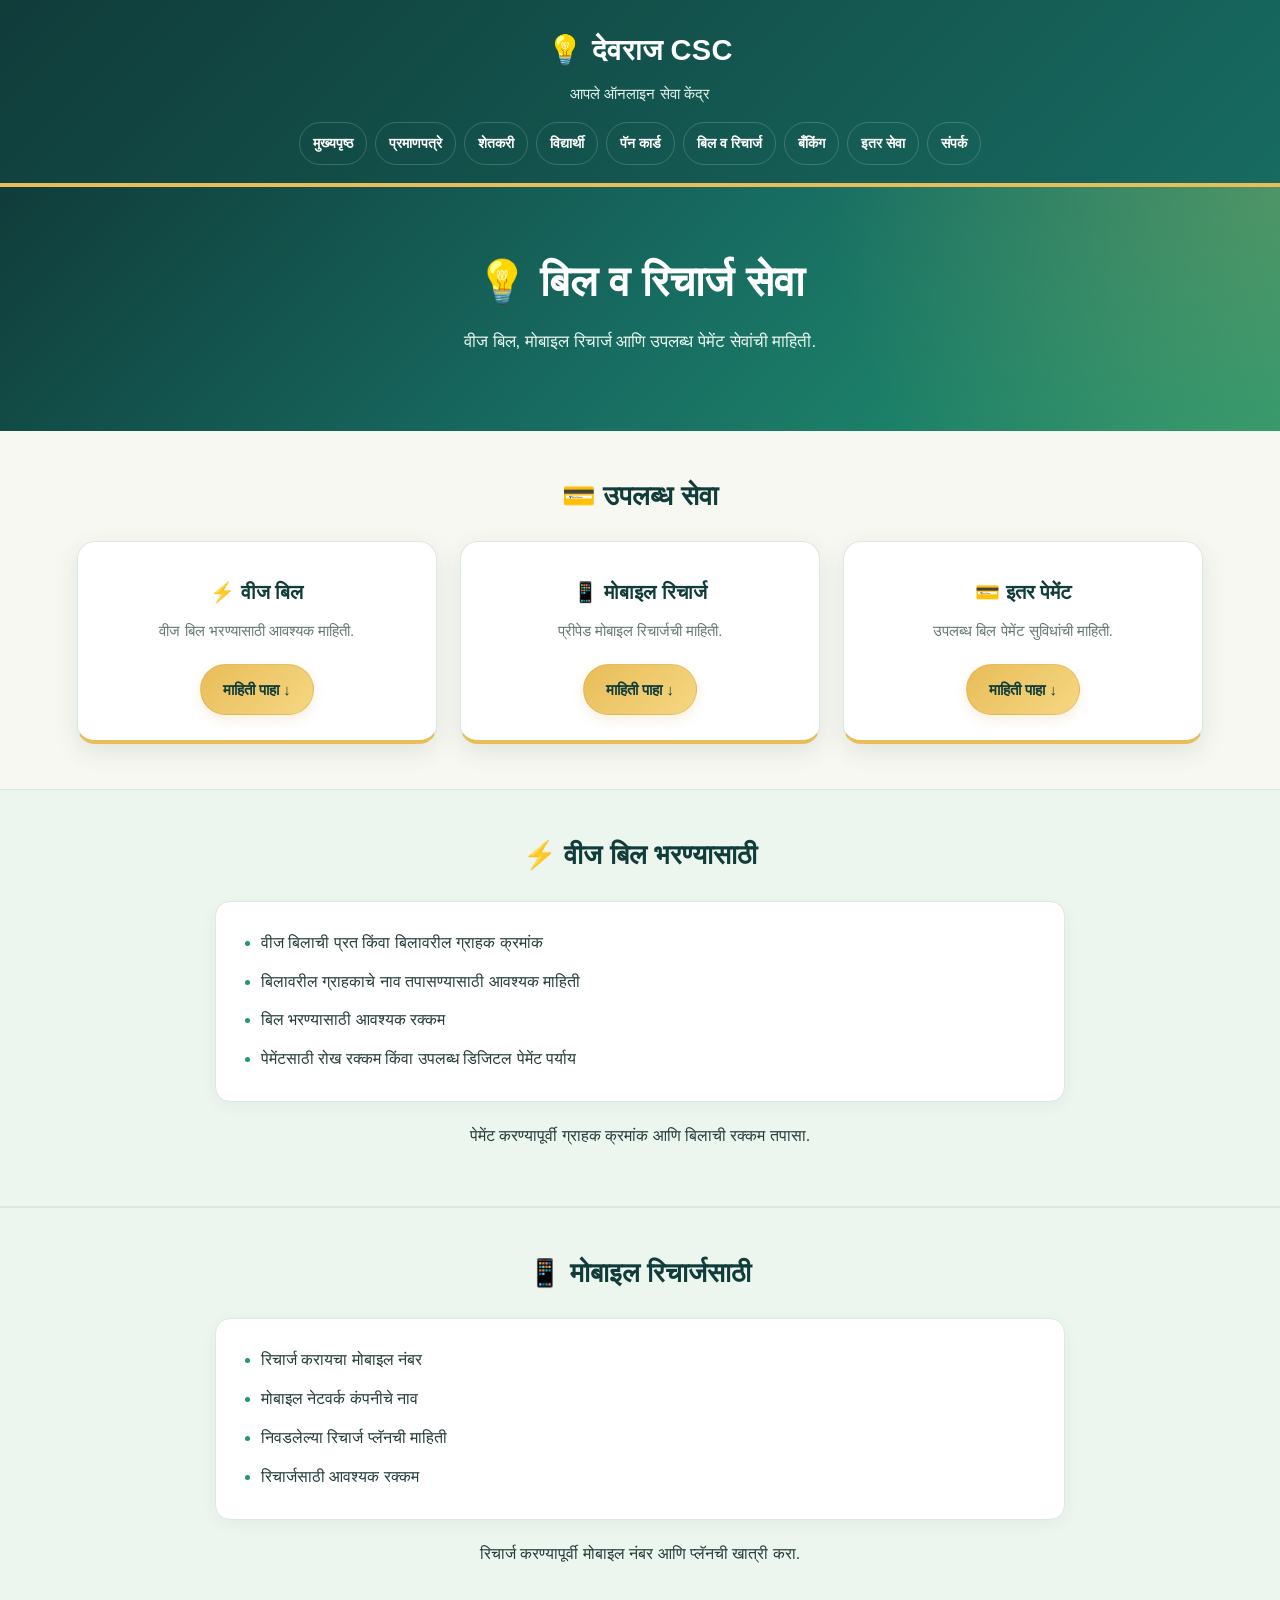
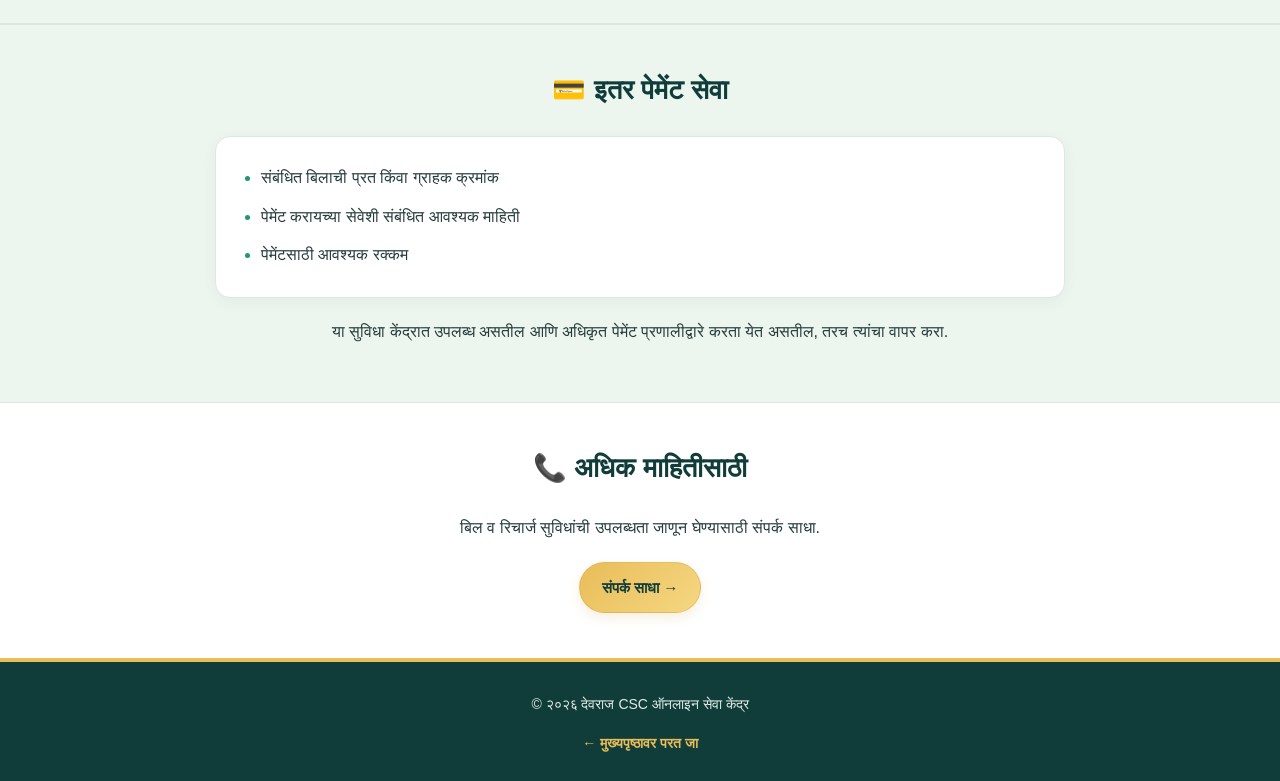
<file: payments.html>
<!DOCTYPE html>
<html lang="mr">
<head>
<meta charset="UTF-8">
<meta name="viewport" content="width=device-width, initial-scale=1.0">
<title>बिल व रिचार्ज | देवराज CSC</title>
<link rel="stylesheet" href="Style.css">
</head>
<body>

<header>
    <h2>💡 देवराज CSC</h2>
    <p>आपले ऑनलाइन सेवा केंद्र</p>

    <nav>
        <a href="index.html">मुख्यपृष्ठ</a>
        <a href="certificates.html">प्रमाणपत्रे</a>
        <a href="farmer.html">शेतकरी</a>
        <a href="student.html">विद्यार्थी</a>
        <a href="pancard.html">पॅन कार्ड</a>
        <a href="payments.html">बिल व रिचार्ज</a>
        <a href="banking.html">बँकिंग</a>
        <a href="other-services.html">इतर सेवा</a>
        <a href="contact.html">संपर्क</a>
    </nav>
</header>

<section class="hero">
    <h1>💡 बिल व रिचार्ज सेवा</h1>
    <p>वीज बिल, मोबाइल रिचार्ज आणि उपलब्ध पेमेंट सेवांची माहिती.</p>
</section>

<section>
    <h2>💳 उपलब्ध सेवा</h2>

    <div class="grid">

        <div class="card">
            <h3>⚡ वीज बिल</h3>
            <p>वीज बिल भरण्यासाठी आवश्यक माहिती.</p>
            <a class="btn" href="#electricity">माहिती पाहा ↓</a>
        </div>

        <div class="card">
            <h3>📱 मोबाइल रिचार्ज</h3>
            <p>प्रीपेड मोबाइल रिचार्जची माहिती.</p>
            <a class="btn" href="#recharge">माहिती पाहा ↓</a>
        </div>

        <div class="card">
            <h3>💳 इतर पेमेंट</h3>
            <p>उपलब्ध बिल पेमेंट सुविधांची माहिती.</p>
            <a class="btn" href="#other">माहिती पाहा ↓</a>
        </div>

    </div>
</section>

<section id="electricity" class="about">
    <h2>⚡ वीज बिल भरण्यासाठी</h2>
    <ul>
        <li>वीज बिलाची प्रत किंवा बिलावरील ग्राहक क्रमांक</li>
        <li>बिलावरील ग्राहकाचे नाव तपासण्यासाठी आवश्यक माहिती</li>
        <li>बिल भरण्यासाठी आवश्यक रक्कम</li>
        <li>पेमेंटसाठी रोख रक्कम किंवा उपलब्ध डिजिटल पेमेंट पर्याय</li>
    </ul>
    <p>पेमेंट करण्यापूर्वी ग्राहक क्रमांक आणि बिलाची रक्कम तपासा.</p>
</section>

<section id="recharge" class="about">
    <h2>📱 मोबाइल रिचार्जसाठी</h2>
    <ul>
        <li>रिचार्ज करायचा मोबाइल नंबर</li>
        <li>मोबाइल नेटवर्क कंपनीचे नाव</li>
        <li>निवडलेल्या रिचार्ज प्लॅनची माहिती</li>
        <li>रिचार्जसाठी आवश्यक रक्कम</li>
    </ul>
    <p>रिचार्ज करण्यापूर्वी मोबाइल नंबर आणि प्लॅनची खात्री करा.</p>
</section>

<section id="other" class="about">
    <h2>💳 इतर पेमेंट सेवा</h2>
    <ul>
        <li>संबंधित बिलाची प्रत किंवा ग्राहक क्रमांक</li>
        <li>पेमेंट करायच्या सेवेशी संबंधित आवश्यक माहिती</li>
        <li>पेमेंटसाठी आवश्यक रक्कम</li>
    </ul>
    <p>या सुविधा केंद्रात उपलब्ध असतील आणि अधिकृत पेमेंट प्रणालीद्वारे करता येत असतील, तरच त्यांचा वापर करा.</p>
</section>

<section class="contact">
    <h2>📞 अधिक माहितीसाठी</h2>
    <p>बिल व रिचार्ज सुविधांची उपलब्धता जाणून घेण्यासाठी संपर्क साधा.</p>
    <a class="btn" href="contact.html">संपर्क साधा →</a>
</section>

<footer>
    <p>© २०२६ देवराज CSC ऑनलाइन सेवा केंद्र</p>
    <a href="index.html">← मुख्यपृष्ठावर परत जा</a>
</footer>

</body>
</html>
</file>
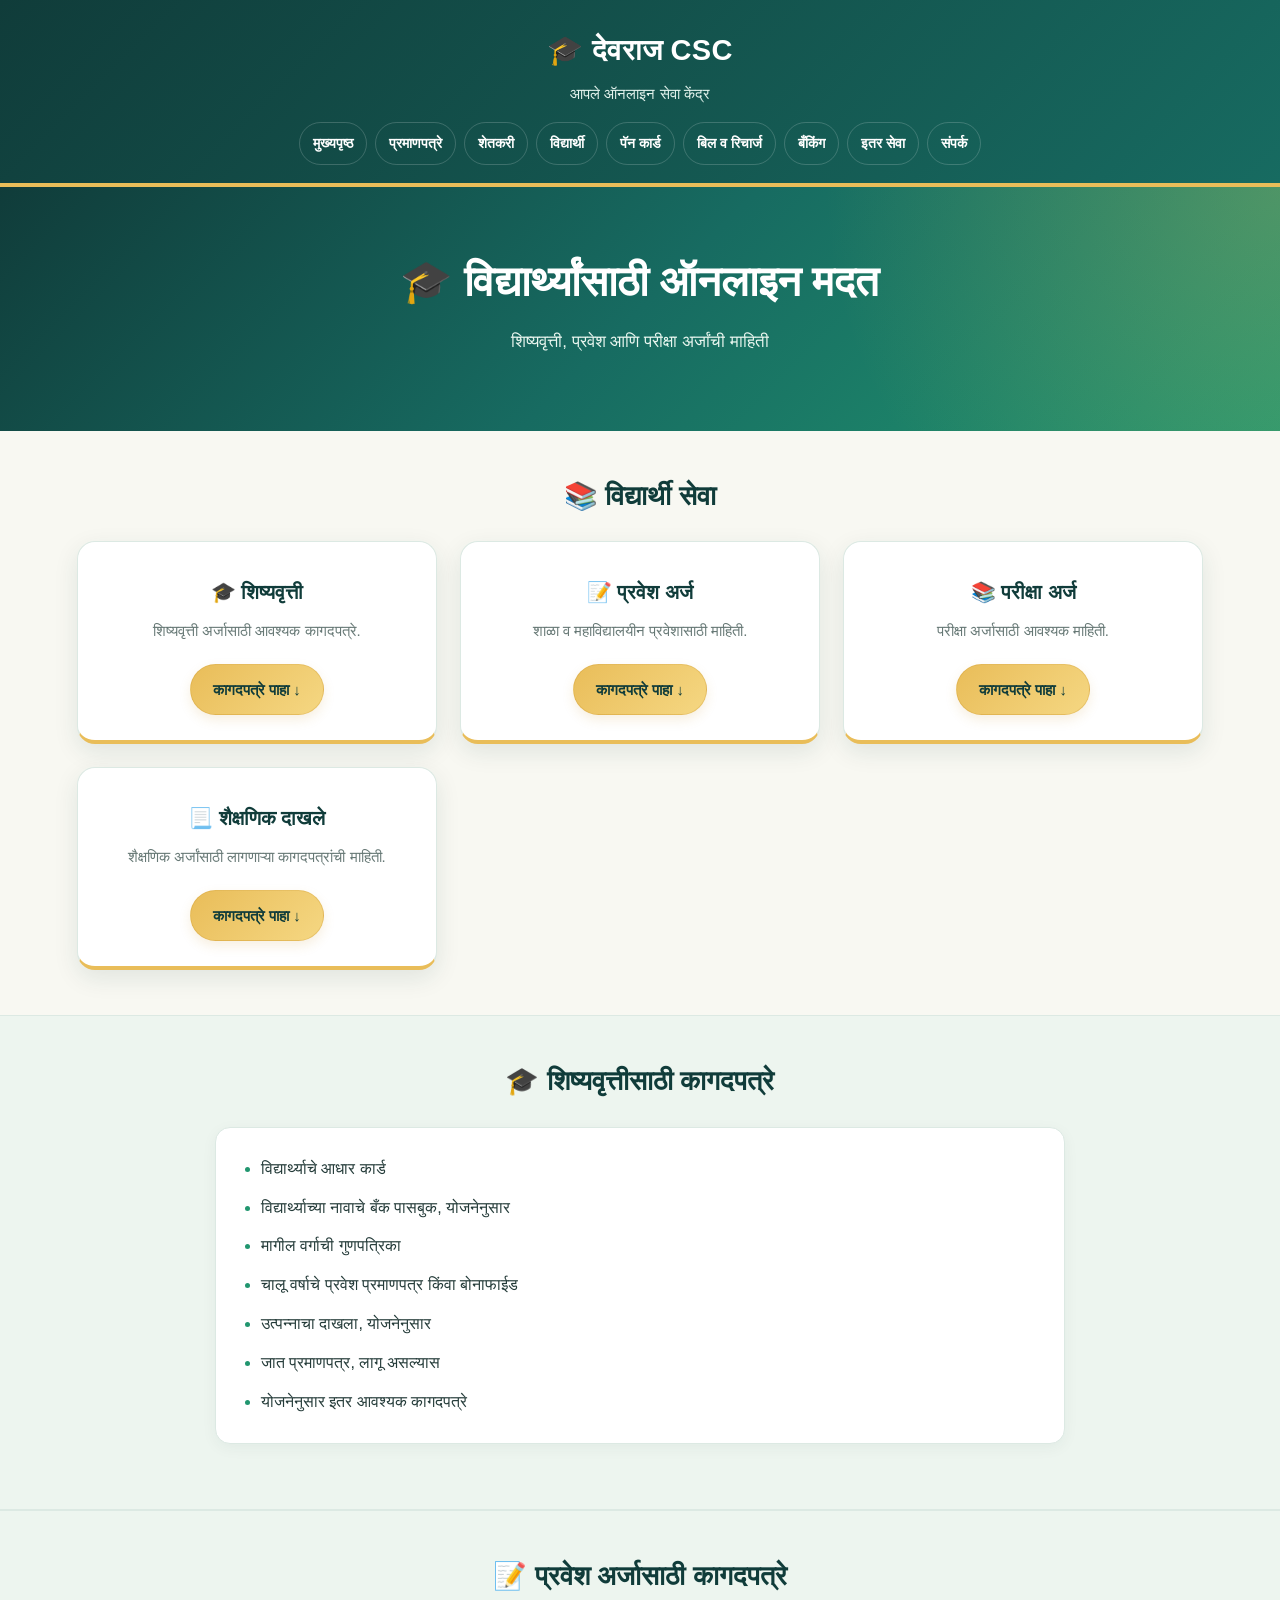
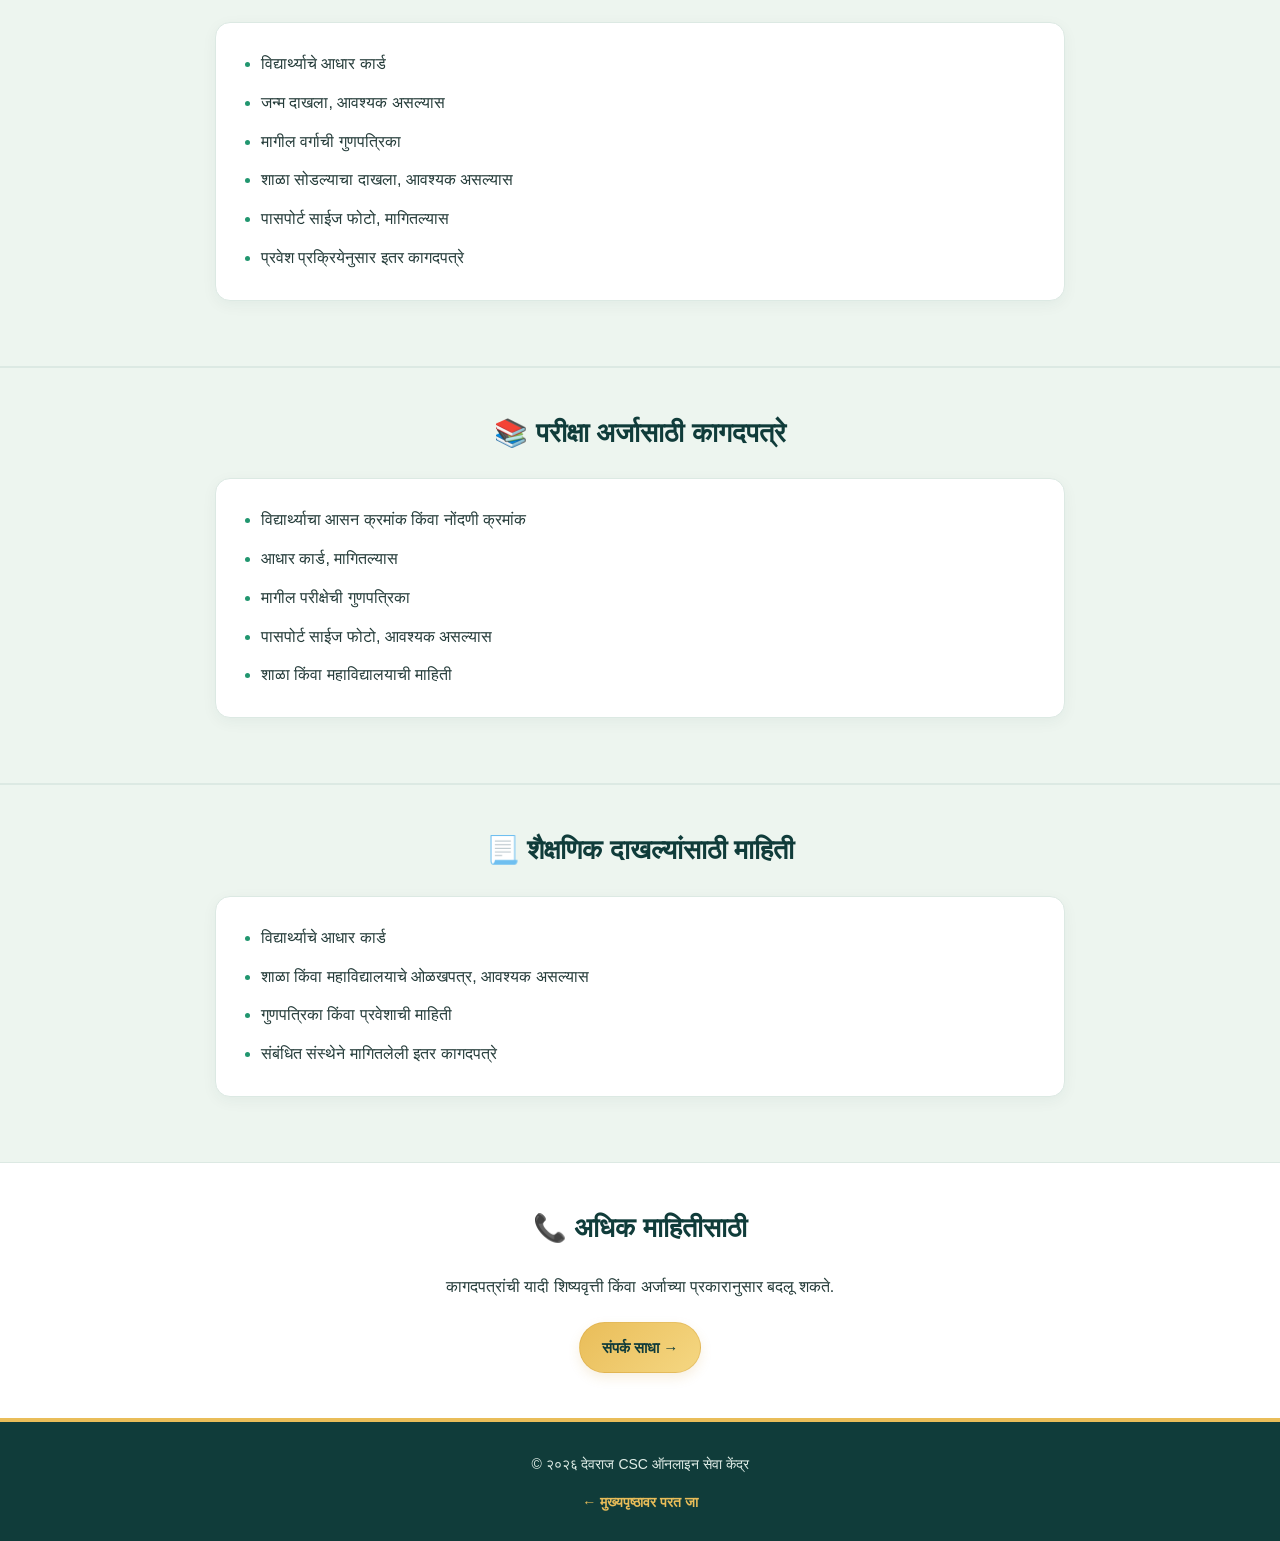
<file: student.html>
<!DOCTYPE html>
<html lang="mr">
<head>
<meta charset="UTF-8">
<meta name="viewport" content="width=device-width, initial-scale=1.0">
<title>विद्यार्थी सेवा | देवराज CSC</title>
<link rel="stylesheet" href="Style.css">
</head>

<body>

<header>
    <h2>🎓 देवराज CSC</h2>
    <p>आपले ऑनलाइन सेवा केंद्र</p>

    <nav>
        <a href="index.html">मुख्यपृष्ठ</a>
        <a href="certificates.html">प्रमाणपत्रे</a>
        <a href="farmer.html">शेतकरी</a>
        <a href="student.html">विद्यार्थी</a>
        <a href="pancard.html">पॅन कार्ड</a>
        <a href="payments.html">बिल व रिचार्ज</a>
        <a href="banking.html">बँकिंग</a>
        <a href="other-services.html">इतर सेवा</a>
        <a href="contact.html">संपर्क</a>
    </nav>
</header>

<section class="hero">
    <h1>🎓 विद्यार्थ्यांसाठी ऑनलाइन मदत</h1>
    <p>शिष्यवृत्ती, प्रवेश आणि परीक्षा अर्जांची माहिती</p>
</section>

<section>
    <h2>📚 विद्यार्थी सेवा</h2>

    <div class="grid">

        <div class="card">
            <h3>🎓 शिष्यवृत्ती</h3>
            <p>शिष्यवृत्ती अर्जासाठी आवश्यक कागदपत्रे.</p>
            <a class="btn" href="#scholarship">कागदपत्रे पाहा ↓</a>
        </div>

        <div class="card">
            <h3>📝 प्रवेश अर्ज</h3>
            <p>शाळा व महाविद्यालयीन प्रवेशासाठी माहिती.</p>
            <a class="btn" href="#admission">कागदपत्रे पाहा ↓</a>
        </div>

        <div class="card">
            <h3>📚 परीक्षा अर्ज</h3>
            <p>परीक्षा अर्जासाठी आवश्यक माहिती.</p>
            <a class="btn" href="#exam">कागदपत्रे पाहा ↓</a>
        </div>

        <div class="card">
            <h3>📃 शैक्षणिक दाखले</h3>
            <p>शैक्षणिक अर्जांसाठी लागणाऱ्या कागदपत्रांची माहिती.</p>
            <a class="btn" href="#documents">कागदपत्रे पाहा ↓</a>
        </div>

    </div>
</section>

<section id="scholarship" class="about">
    <h2>🎓 शिष्यवृत्तीसाठी कागदपत्रे</h2>
    <ul>
        <li>विद्यार्थ्याचे आधार कार्ड</li>
        <li>विद्यार्थ्याच्या नावाचे बँक पासबुक, योजनेनुसार</li>
        <li>मागील वर्गाची गुणपत्रिका</li>
        <li>चालू वर्षाचे प्रवेश प्रमाणपत्र किंवा बोनाफाईड</li>
        <li>उत्पन्नाचा दाखला, योजनेनुसार</li>
        <li>जात प्रमाणपत्र, लागू असल्यास</li>
        <li>योजनेनुसार इतर आवश्यक कागदपत्रे</li>
    </ul>
</section>

<section id="admission" class="about">
    <h2>📝 प्रवेश अर्जासाठी कागदपत्रे</h2>
    <ul>
        <li>विद्यार्थ्याचे आधार कार्ड</li>
        <li>जन्म दाखला, आवश्यक असल्यास</li>
        <li>मागील वर्गाची गुणपत्रिका</li>
        <li>शाळा सोडल्याचा दाखला, आवश्यक असल्यास</li>
        <li>पासपोर्ट साईज फोटो, मागितल्यास</li>
        <li>प्रवेश प्रक्रियेनुसार इतर कागदपत्रे</li>
    </ul>
</section>

<section id="exam" class="about">
    <h2>📚 परीक्षा अर्जासाठी कागदपत्रे</h2>
    <ul>
        <li>विद्यार्थ्याचा आसन क्रमांक किंवा नोंदणी क्रमांक</li>
        <li>आधार कार्ड, मागितल्यास</li>
        <li>मागील परीक्षेची गुणपत्रिका</li>
        <li>पासपोर्ट साईज फोटो, आवश्यक असल्यास</li>
        <li>शाळा किंवा महाविद्यालयाची माहिती</li>
    </ul>
</section>

<section id="documents" class="about">
    <h2>📃 शैक्षणिक दाखल्यांसाठी माहिती</h2>
    <ul>
        <li>विद्यार्थ्याचे आधार कार्ड</li>
        <li>शाळा किंवा महाविद्यालयाचे ओळखपत्र, आवश्यक असल्यास</li>
        <li>गुणपत्रिका किंवा प्रवेशाची माहिती</li>
        <li>संबंधित संस्थेने मागितलेली इतर कागदपत्रे</li>
    </ul>
</section>

<section class="contact">
    <h2>📞 अधिक माहितीसाठी</h2>
    <p>कागदपत्रांची यादी शिष्यवृत्ती किंवा अर्जाच्या प्रकारानुसार बदलू शकते.</p>
    <a class="btn" href="contact.html">संपर्क साधा →</a>
</section>

<footer>
    <p>© २०२६ देवराज CSC ऑनलाइन सेवा केंद्र</p>
    <a href="index.html">← मुख्यपृष्ठावर परत जा</a>
</footer>

</body>
</html>
</file>
<file: Style.css>
/* =================================
   DEVARAJ CSC - MODERN WEBSITE STYLE
   Colors: Deep Teal, Emerald & Gold
================================= */

:root {
  --primary: #103c3a;
  --secondary: #176b61;
  --green: #21966f;
  --gold: #e9bd59;
  --gold-dark: #c9952f;
  --cream: #f8f8f2;
  --white: #ffffff;
  --text: #243b39;
  --muted: #667875;
  --border: #dce9e3;
  --shadow: 0 8px 25px rgba(16, 60, 58, 0.10);
}

/* RESET */
* {
  margin: 0;
  padding: 0;
  box-sizing: border-box;
}

html {
  scroll-behavior: smooth;
  scroll-padding-top: 20px;
}

body {
  font-family: "Noto Sans Devanagari",
               "Mukta",
               Arial,
               sans-serif;
  background: var(--cream);
  color: var(--text);
  line-height: 1.8;
  font-size: 16px;
}

/* HEADER */
header {
  background: linear-gradient(
    135deg,
    var(--primary),
    var(--secondary)
  );
  color: var(--white);
  text-align: center;
  padding: 24px 15px 18px;
  border-bottom: 4px solid var(--gold);
}

header h2 {
  font-size: 29px;
  font-weight: 800;
  letter-spacing: 0.3px;
  margin-bottom: 4px;
}

header p {
  color: #e4f4ee;
  font-size: 15px;
  margin-bottom: 15px;
}

/* NAVIGATION */
nav {
  display: flex;
  justify-content: center;
  align-items: center;
  flex-wrap: wrap;
  gap: 8px;
  margin-top: 14px;
}

nav a {
  display: inline-block;
  text-decoration: none;
  color: var(--white);
  font-size: 14px;
  font-weight: 600;
  padding: 8px 13px;
  border-radius: 25px;
  border: 1px solid rgba(255,255,255,0.18);
  transition: 0.25s ease;
}

nav a:hover,
nav a:focus {
  background: var(--gold);
  color: var(--primary);
  border-color: var(--gold);
  transform: translateY(-2px);
}

/* HERO SECTION */
.hero {
  text-align: center;
  padding: 65px 20px;
  color: var(--white);
  background:
    radial-gradient(
      circle at top right,
      rgba(233,189,89,0.24),
      transparent 35%
    ),
    linear-gradient(
      135deg,
      #103c3a,
      #176b61,
      #21966f
    );
  position: relative;
  overflow: hidden;
}

.hero h1 {
  font-size: clamp(27px, 5vw, 42px);
  line-height: 1.45;
  margin-bottom: 14px;
  font-weight: 800;
}

.hero p {
  max-width: 720px;
  margin: 8px auto;
  color: #eaf7f0;
  font-size: 17px;
}

.hero .btn {
  margin-top: 20px;
}

/* GENERAL SECTIONS */
section {
  padding: 45px 6%;
}

section > h2,
.about h2,
.contact h2 {
  text-align: center;
  color: var(--primary);
  font-size: 27px;
  line-height: 1.5;
  margin-bottom: 25px;
}

section > p {
  margin-bottom: 12px;
}

/* SERVICE GRID */
.grid {
  display: grid;
  grid-template-columns: repeat(3, minmax(0, 1fr));
  gap: 23px;
  max-width: 1200px;
  margin: 0 auto;
}

/* SERVICE CARDS */
.card,
.grid > a {
  display: block;
  background: var(--white);
  color: var(--text);
  padding: 25px 22px;
  border-radius: 18px;
  border: 1px solid var(--border);
  border-bottom: 4px solid var(--gold);
  box-shadow: var(--shadow);
  text-decoration: none;
  text-align: center;
  transition:
    transform 0.25s ease,
    box-shadow 0.25s ease,
    border-color 0.25s ease;
}

.card:hover,
.grid > a:hover {
  transform: translateY(-7px);
  box-shadow: 0 15px 32px rgba(16, 60, 58, 0.16);
  border-bottom-color: var(--green);
}

.card h3,
.grid > a h3 {
  color: var(--primary);
  font-size: 20px;
  line-height: 1.5;
  margin: 10px 0;
}

.card p,
.grid > a p {
  color: var(--muted);
  font-size: 15px;
  margin: 8px 0;
}

/* BUTTONS */
.btn {
  display: inline-block;
  background: linear-gradient(
    135deg,
    var(--gold),
    #f5d782
  );
  color: var(--primary);
  text-decoration: none;
  font-size: 15px;
  font-weight: 800;
  padding: 11px 22px;
  margin-top: 12px;
  border-radius: 30px;
  border: 1px solid rgba(201,149,47,0.3);
  box-shadow: 0 5px 12px rgba(201,149,47,0.15);
  transition: 0.25s ease;
}

.btn:hover,
.btn:focus {
  background: var(--primary);
  color: var(--white);
  transform: translateY(-2px);
}

/* ABOUT SECTION */
.about {
  background: #edf5ef;
  border-top: 1px solid var(--border);
  border-bottom: 1px solid var(--border);
  text-align: center;
}

.about p {
  max-width: 850px;
  margin: 10px auto;
}

/* CONTACT SECTION */
.contact {
  text-align: center;
  background: var(--white);
}

.contact .card {
  max-width: 650px;
  margin: 18px auto;
}

.contact p {
  margin: 8px 0;
  overflow-wrap: anywhere;
}

/* CHECKLISTS AND INSTRUCTIONS */
ul,
ol {
  max-width: 850px;
  margin: 15px auto 20px;
  padding: 22px 45px;
  background: var(--white);
  border: 1px solid var(--border);
  border-radius: 15px;
  box-shadow: 0 4px 15px rgba(16,60,58,0.05);
  text-align: left;
}

li {
  padding: 5px 0;
  line-height: 1.8;
}

li::marker {
  color: var(--green);
  font-weight: bold;
}

/* IMPORTANT NOTES */
strong {
  color: var(--primary);
}

/* FOOTER */
footer {
  background: var(--primary);
  color: var(--white);
  text-align: center;
  padding: 25px 15px;
  border-top: 4px solid var(--gold);
  font-size: 14px;
}

footer p {
  margin: 5px 0;
  color: #e1eee8;
}

footer a {
  display: inline-block;
  color: var(--gold);
  text-decoration: none;
  font-weight: 700;
  margin-top: 8px;
}

footer a:hover {
  color: var(--white);
  text-decoration: underline;
}

/* LINKS INSIDE CONTENT */
section a:not(.btn) {
  overflow-wrap: anywhere;
}

/* TABLETS */
@media (max-width: 900px) {
  .grid {
    grid-template-columns: repeat(2, minmax(0, 1fr));
    gap: 18px;
  }

  section {
    padding: 38px 4%;
  }

  header h2 {
    font-size: 26px;
  }
}

/* MOBILE PHONES */
@media (max-width: 600px) {
  body {
    font-size: 15px;
  }

  header {
    padding: 20px 10px 15px;
  }

  header h2 {
    font-size: 24px;
  }

  nav {
    gap: 6px;
  }

  nav a {
    font-size: 13px;
    padding: 7px 10px;
  }

  .hero {
    padding: 45px 16px;
  }

  .hero h1 {
    font-size: 28px;
  }

  .hero p {
    font-size: 15px;
  }

  section {
    padding: 32px 16px;
  }

  section > h2,
  .about h2,
  .contact h2 {
    font-size: 23px;
    margin-bottom: 20px;
  }

  .grid {
    grid-template-columns: 1fr;
    gap: 16px;
  }

  .card,
  .grid > a {
    padding: 22px 17px;
    border-radius: 15px;
  }

  .card h3,
  .grid > a h3 {
    font-size: 19px;
  }

  .btn {
    padding: 10px 19px;
    font-size: 14px;
  }

  ul,
  ol {
    padding: 18px 30px;
  }

  footer {
    padding: 22px 12px;
  }
}

/* REDUCE ANIMATION IF REQUESTED BY DEVICE */
@media (prefers-reduced-motion: reduce) {
  html {
    scroll-behavior: auto;
  }

  *,
  *::before,
  *::after {
    transition: none !important;
    transform: none !important;
  }
}
</file>
